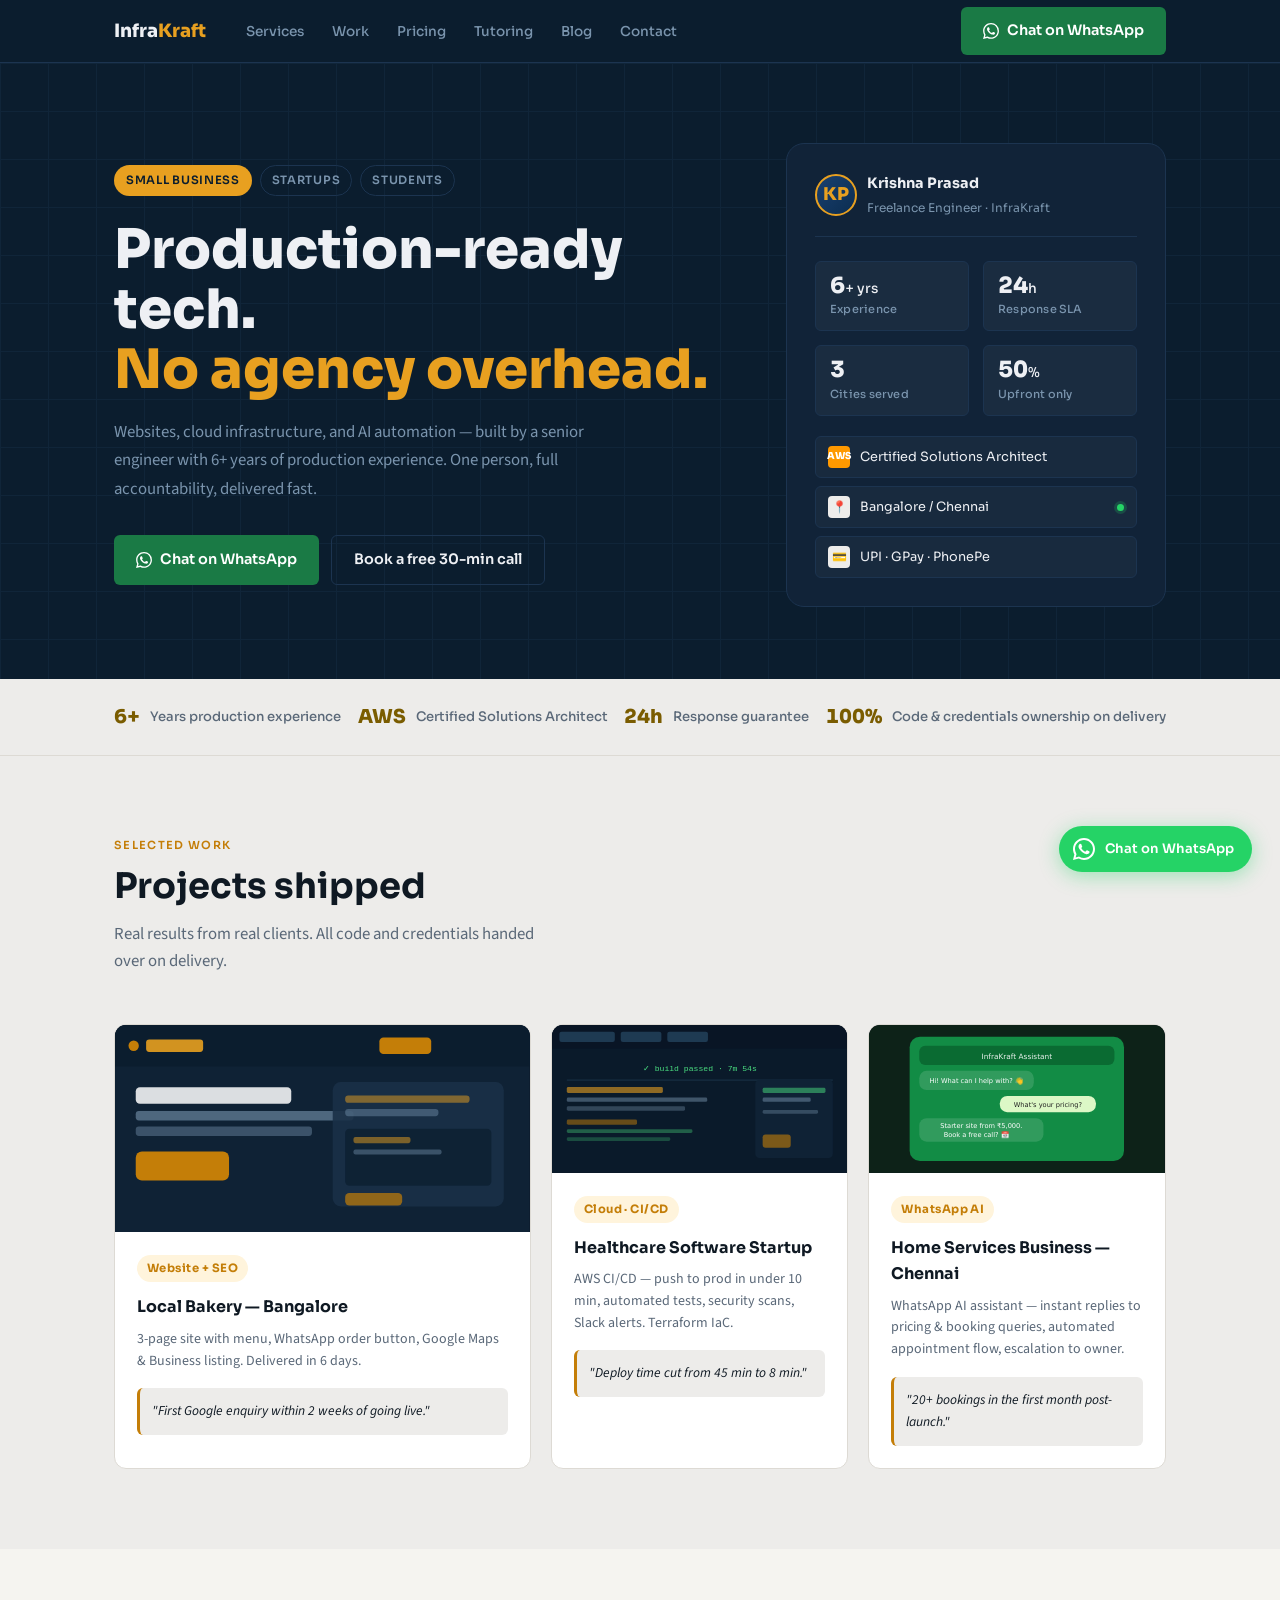
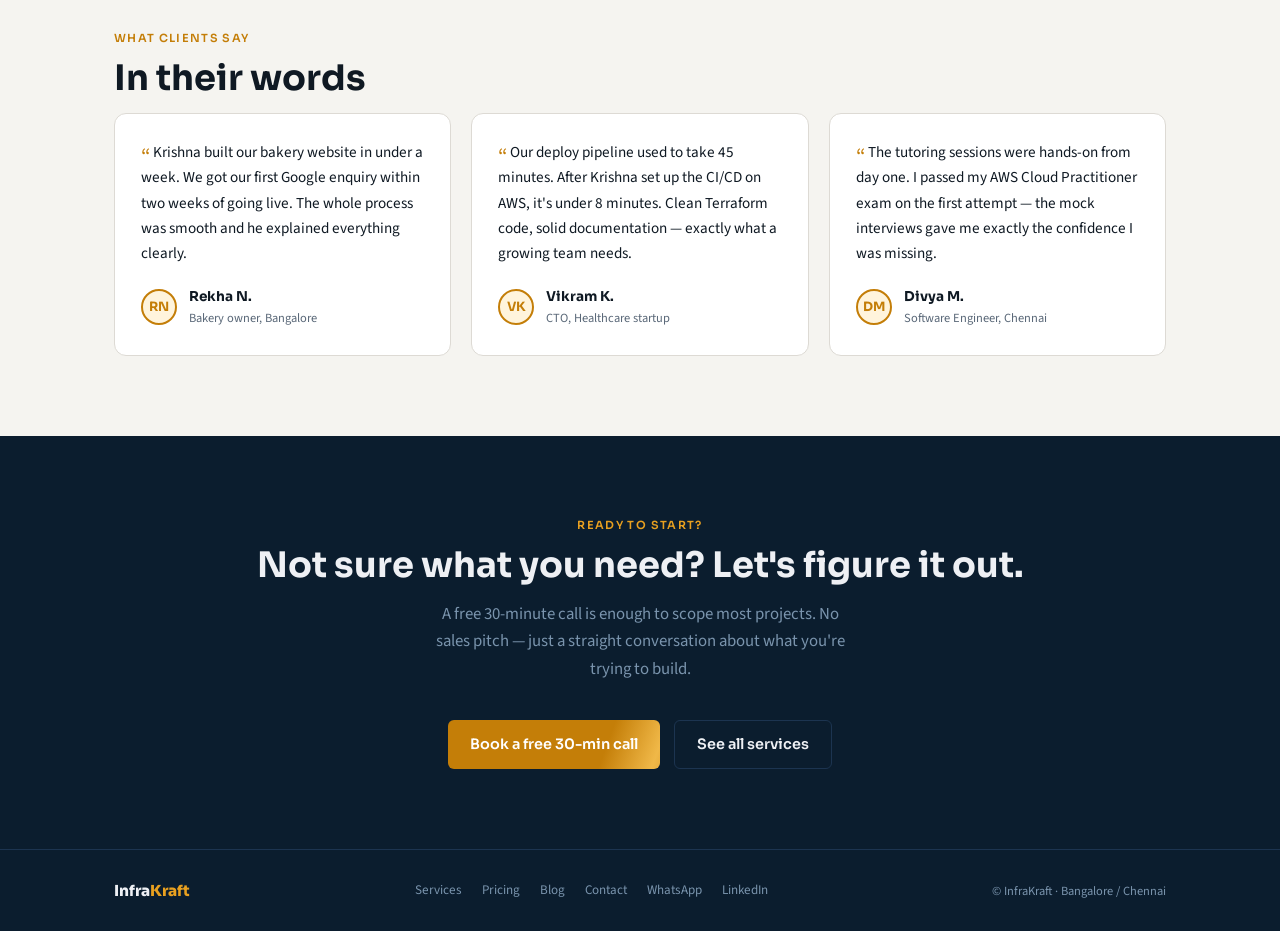
<file: index.html>
<!DOCTYPE html>
<html lang="en">
<head>
<!-- ── SEO & Meta ── -->
<meta charset="utf-8">
<meta name="viewport" content="width=device-width, initial-scale=1">
<title>InfraKraft — Freelance Web, Cloud & AI Services | Bangalore & Chennai</title>
<meta name="description" content="AWS-certified freelancer offering business websites, cloud & DevOps setup, and AI automation for Indian SMBs and startups. Free 30-min discovery call.">
<meta name="keywords" content="freelance web developer Bangalore, AWS DevOps freelancer India, business website Chennai, CI/CD pipeline freelancer, AI chatbot India">
<meta name="author" content="Krishna Prasad — InfraKraft">
<link rel="canonical" href="https://theinfrakraft.vercel.app/">

<!-- Open Graph -->
<meta property="og:type" content="website">
<meta property="og:url" content="https://theinfrakraft.vercel.app/">
<meta property="og:title" content="InfraKraft — Web, Cloud & AI for Indian Businesses">
<meta property="og:description" content="AWS-certified freelancer. Business websites from ₹5,000. Cloud & DevOps, AI automation. Free 30-min call.">
<meta property="og:image" content="https://theinfrakraft.vercel.app/og-image.png">

<!-- Twitter Card -->
<meta name="twitter:card" content="summary_large_image">
<meta name="twitter:title" content="InfraKraft — Web, Cloud & AI for Indian Businesses">
<meta name="twitter:description" content="AWS-certified freelancer. Business websites from ₹5,000. Cloud & DevOps, AI automation.">

<!-- Favicon -->
<link rel="icon" href="data:image/svg+xml,<svg xmlns='http://www.w3.org/2000/svg' viewBox='0 0 100 100'><rect width='100' height='100' rx='18' fill='%230B1D2E'/><text y='72' x='50' text-anchor='middle' font-size='62' font-family='system-ui'>⚡</text></svg>">

<!-- Google Analytics -->
<script async src="https://www.googletagmanager.com/gtag/js?id=G-FMB911NCJ0"></script>
<script>
  window.dataLayer = window.dataLayer || [];
  function gtag(){dataLayer.push(arguments);}
  gtag('js', new Date());
  gtag('config', 'G-FMB911NCJ0');
</script>

<!-- LocalBusiness structured data -->
<script type="application/ld+json">
{
  "@context": "https://schema.org",
  "@type": "LocalBusiness",
  "name": "InfraKraft",
  "description": "Freelance web, cloud, DevOps, and AI automation services for Indian businesses and startups.",
  "url": "https://theinfrakraft.vercel.app/",
  "telephone": "+918148656971",
  "email": "contact.theinfrakraft@gmail.com",
  "address": {
    "@type": "PostalAddress",
    "addressLocality": "Bangalore",
    "addressRegion": "Karnataka",
    "addressCountry": "IN"
  },
  "areaServed": "IN",
  "priceRange": "₹₹",
  "sameAs": [
    "https://www.linkedin.com/in/krishna-prasad-15b555375"
  ]
}
</script>

<link rel="preconnect" href="https://fonts.googleapis.com">
<link rel="preconnect" href="https://fonts.gstatic.com" crossorigin>
<link rel="preload" as="style" href="https://fonts.googleapis.com/css2?family=Sora:wght@400;500;600;700;800&family=Source+Sans+3:wght@400;500;600&display=swap" onload="this.onload=null;this.rel='stylesheet'">
<noscript><link rel="stylesheet" href="https://fonts.googleapis.com/css2?family=Sora:wght@400;500;600;700;800&family=Source+Sans+3:wght@400;500;600&display=swap"></noscript>
<link rel="stylesheet" href="style.css">
</head>
<body>

<div id="nav-root"></div>

<main id="main-content">

<!-- HERO -->
<section class="hero">
  <div class="hero-inner">
    <div class="hero-copy">
      <div class="hero-badges">
        <span class="hero-badge active">Small Business</span>
        <span class="hero-badge">Startups</span>
        <span class="hero-badge">Students</span>
      </div>
      <h1 class="hero-headline">
        Production-ready tech.<br>
        <em>No agency overhead.</em>
      </h1>
      <p class="hero-sub">
        Websites, cloud infrastructure, and AI automation — built by a senior engineer with 6+ years of production experience. One person, full accountability, delivered fast.
      </p>
      <div class="hero-actions">
        <a href="https://wa.me/918148656971" class="btn btn-whatsapp" target="_blank" rel="noopener">
          <svg width="16" height="16" viewBox="0 0 24 24" fill="currentColor"><path d="M17.472 14.382c-.297-.149-1.758-.867-2.03-.967-.273-.099-.471-.148-.67.15-.197.297-.767.966-.94 1.164-.173.199-.347.223-.644.075-.297-.15-1.255-.463-2.39-1.475-.883-.788-1.48-1.761-1.653-2.059-.173-.297-.018-.458.13-.606.134-.133.298-.347.446-.52.149-.174.198-.298.298-.497.099-.198.05-.371-.025-.52-.075-.149-.669-1.612-.916-2.207-.242-.579-.487-.5-.669-.51-.173-.008-.371-.01-.57-.01-.198 0-.52.074-.792.372-.272.297-1.04 1.016-1.04 2.479 0 1.462 1.065 2.875 1.213 3.074.149.198 2.096 3.2 5.077 4.487.709.306 1.262.489 1.694.625.712.227 1.36.195 1.871.118.571-.085 1.758-.719 2.006-1.413.248-.694.248-1.289.173-1.413-.074-.124-.272-.198-.57-.347m-5.421 7.403h-.004a9.87 9.87 0 01-5.031-1.378l-.361-.214-3.741.982.998-3.648-.235-.374a9.86 9.86 0 01-1.51-5.26c.001-5.45 4.436-9.884 9.888-9.884 2.64 0 5.122 1.03 6.988 2.898a9.825 9.825 0 012.893 6.994c-.003 5.45-4.437 9.884-9.885 9.884m8.413-18.297A11.815 11.815 0 0012.05 0C5.495 0 .16 5.335.157 11.892c0 2.096.547 4.142 1.588 5.945L.057 24l6.305-1.654a11.882 11.882 0 005.683 1.448h.005c6.554 0 11.89-5.335 11.893-11.893a11.821 11.821 0 00-3.48-8.413z"/></svg>
          Chat on WhatsApp
        </a>
        <a href="https://cal.com/infrakraft/30min" class="btn btn-ghost" target="_blank" rel="noopener">Book a free 30-min call</a>
      </div>
    </div>

    <div class="cred-card">
      <div class="cred-card-header">
        <div class="cred-avatar">KP</div>
        <div>
          <div class="cred-name">Krishna Prasad</div>
          <div class="cred-title">Freelance Engineer · InfraKraft</div>
        </div>
      </div>
      <div class="cred-stats">
        <div class="cred-stat">
          <div class="cred-stat-val">6<span>+ yrs</span></div>
          <div class="cred-stat-lbl">Experience</div>
        </div>
        <div class="cred-stat">
          <div class="cred-stat-val">24<span>h</span></div>
          <div class="cred-stat-lbl">Response SLA</div>
        </div>
        <div class="cred-stat">
          <div class="cred-stat-val">3</div>
          <div class="cred-stat-lbl">Cities served</div>
        </div>
        <div class="cred-stat">
          <div class="cred-stat-val">50<span>%</span></div>
          <div class="cred-stat-lbl">Upfront only</div>
        </div>
      </div>
      <div class="cred-badges">
        <div class="cred-badge-row">
          <div class="cred-badge-icon aws">AWS</div>
          <span>Certified Solutions Architect</span>
        </div>
        <div class="cred-badge-row">
          <div class="cred-badge-icon loc">📍</div>
          <span>Bangalore / Chennai</span>
          <div class="status-dot"></div>
        </div>
        <div class="cred-badge-row">
          <div class="cred-badge-icon loc">💳</div>
          <span>UPI · GPay · PhonePe</span>
        </div>
      </div>
    </div>
  </div>
</section>

<!-- TRUST BAR -->
<div class="trust-bar">
  <div class="trust-inner">
    <div class="trust-item">
      <div class="trust-val" data-count="6" data-suffix="+">6+</div>
      <div class="trust-lbl">Years production experience</div>
    </div>
    <div class="trust-item">
      <div class="trust-val">AWS</div>
      <div class="trust-lbl">Certified Solutions Architect</div>
    </div>
    <div class="trust-item">
      <div class="trust-val" data-count="24" data-suffix="h">24h</div>
      <div class="trust-lbl">Response guarantee</div>
    </div>
    <div class="trust-item">
      <div class="trust-val" data-count="100" data-suffix="%">100%</div>
      <div class="trust-lbl">Code & credentials ownership on delivery</div>
    </div>
  </div>
</div>

<!-- PORTFOLIO -->
<section class="section" id="work" style="background: var(--surface-2);">
  <div class="container">
    <div class="section-label">Selected work</div>
    <h2 class="section-title">Projects shipped</h2>
    <p class="section-sub">Real results from real clients. All code and credentials handed over on delivery.</p>

    <div class="portfolio-grid reveal-stagger">
      <div class="portfolio-card">
        <div class="portfolio-mock"><svg viewBox="0 0 400 200" xmlns="http://www.w3.org/2000/svg" style="width:100%;display:block;border-radius:8px 8px 0 0"><rect width="400" height="200" fill="#0f2235"/><rect width="400" height="40" fill="#0B1D2E"/><circle cx="18" cy="20" r="5" fill="#C47E08"/><rect x="30" y="14" width="55" height="12" rx="3" fill="#E8A020" opacity=".9"/><rect x="255" y="12" width="50" height="16" rx="4" fill="#C47E08"/><rect x="20" y="60" width="150" height="16" rx="4" fill="#fff" opacity=".85"/><rect x="20" y="83" width="210" height="9" rx="3" fill="#8eacc8" opacity=".5"/><rect x="20" y="98" width="170" height="9" rx="3" fill="#8eacc8" opacity=".35"/><rect x="20" y="122" width="90" height="28" rx="6" fill="#C47E08"/><rect x="210" y="55" width="165" height="120" rx="8" fill="#1a3048" opacity=".9"/><rect x="222" y="68" width="120" height="7" rx="3" fill="#E8A020" opacity=".5"/><rect x="222" y="81" width="90" height="7" rx="3" fill="#8eacc8" opacity=".35"/><rect x="222" y="100" width="141" height="55" rx="4" fill="#0B1D2E" opacity=".7"/><rect x="230" y="108" width="55" height="6" rx="2" fill="#E8A020" opacity=".5"/><rect x="230" y="120" width="85" height="5" rx="2" fill="#8eacc8" opacity=".35"/><rect x="222" y="162" width="55" height="12" rx="4" fill="#C47E08" opacity=".7"/></svg></div>
        <div class="portfolio-body">
          <span class="portfolio-tag">Website + SEO</span>
          <div class="portfolio-title">Local Bakery — Bangalore</div>
          <div class="portfolio-desc">3-page site with menu, WhatsApp order button, Google Maps & Business listing. Delivered in 6 days.</div>
          <div class="portfolio-result">"First Google enquiry within 2 weeks of going live."</div>
        </div>
      </div>
      <div class="portfolio-card">
        <div class="portfolio-mock"><svg viewBox="0 0 400 200" xmlns="http://www.w3.org/2000/svg" style="width:100%;display:block;border-radius:8px 8px 0 0"><rect width="400" height="200" fill="#0a1a2a"/><rect width="400" height="32" fill="#091525"/><rect x="10" y="9" width="75" height="14" rx="3" fill="#1e3a52"/><rect x="93" y="9" width="55" height="14" rx="3" fill="#1e3a52"/><rect x="156" y="9" width="55" height="14" rx="3" fill="#1e3a52"/><text x="200" y="62" text-anchor="middle" font-family="monospace" font-size="11" fill="#4ade80">✓ build passed · 7m 54s</text><rect x="20" y="74" width="360" height="1" fill="#1e3a52"/><rect x="20" y="84" width="130" height="8" rx="2" fill="#E8A020" opacity=".6"/><rect x="20" y="98" width="190" height="6" rx="2" fill="#8eacc8" opacity=".4"/><rect x="20" y="110" width="160" height="6" rx="2" fill="#8eacc8" opacity=".3"/><rect x="20" y="128" width="95" height="7" rx="2" fill="#C47E08" opacity=".5"/><rect x="20" y="141" width="170" height="5" rx="2" fill="#4ade80" opacity=".35"/><rect x="20" y="152" width="140" height="5" rx="2" fill="#4ade80" opacity=".25"/><rect x="275" y="74" width="105" height="106" rx="6" fill="#0f2235"/><rect x="285" y="85" width="85" height="7" rx="2" fill="#4ade80" opacity=".5"/><rect x="285" y="98" width="65" height="6" rx="2" fill="#8eacc8" opacity=".4"/><rect x="285" y="115" width="75" height="5" rx="2" fill="#8eacc8" opacity=".3"/><rect x="285" y="148" width="38" height="18" rx="4" fill="#C47E08" opacity=".6"/></svg></div>
        <div class="portfolio-body">
          <span class="portfolio-tag">Cloud · CI/CD</span>
          <div class="portfolio-title">Healthcare Software Startup</div>
          <div class="portfolio-desc">AWS CI/CD — push to prod in under 10 min, automated tests, security scans, Slack alerts. Terraform IaC.</div>
          <div class="portfolio-result">"Deploy time cut from 45 min to 8 min."</div>
        </div>
      </div>
      <div class="portfolio-card">
        <div class="portfolio-mock"><svg viewBox="0 0 400 200" xmlns="http://www.w3.org/2000/svg" style="width:100%;display:block;border-radius:8px 8px 0 0"><rect width="400" height="200" fill="#0d2218"/><rect x="55" y="16" width="290" height="168" rx="14" fill="#128c45"/><rect x="68" y="28" width="264" height="26" rx="8" fill="#0a6b32"/><text x="200" y="46" text-anchor="middle" font-family="system-ui" font-size="10" fill="#fff" opacity=".9">InfraKraft Assistant</text><rect x="68" y="62" width="155" height="26" rx="10" fill="#fff" opacity=".13"/><text x="145" y="79" text-anchor="middle" font-family="system-ui" font-size="9" fill="#fff">Hi! What can I help with? 👋</text><rect x="177" y="96" width="130" height="22" rx="10" fill="#dcf8c6"/><text x="242" y="111" text-anchor="middle" font-family="system-ui" font-size="9" fill="#222">What's your pricing?</text><rect x="68" y="126" width="168" height="32" rx="10" fill="#fff" opacity=".13"/><text x="152" y="139" text-anchor="middle" font-family="system-ui" font-size="9" fill="#fff">Starter site from ₹5,000.</text><text x="145" y="151" text-anchor="middle" font-family="system-ui" font-size="9" fill="#fff">Book a free call? 📅</text></svg></div>
        <div class="portfolio-body">
          <span class="portfolio-tag">WhatsApp AI</span>
          <div class="portfolio-title">Home Services Business — Chennai</div>
          <div class="portfolio-desc">WhatsApp AI assistant — instant replies to pricing &amp; booking queries, automated appointment flow, escalation to owner.</div>
          <div class="portfolio-result">"20+ bookings in the first month post-launch."</div>
        </div>
      </div>
    </div>
  </div>
</section>

<!-- TESTIMONIALS -->
<section class="section">
  <div class="container">
    <div class="section-label">What clients say</div>
    <h2 class="section-title">In their words</h2>

    <div class="testimonials-grid reveal-stagger">
      <div class="testi-card">
        <div class="testi-quote">Krishna built our bakery website in under a week. We got our first Google enquiry within two weeks of going live. The whole process was smooth and he explained everything clearly.</div>
        <div class="testi-author">
          <div class="testi-avatar">RN</div>
          <div>
            <div class="testi-name">Rekha N.</div>
            <div class="testi-role">Bakery owner, Bangalore</div>
          </div>
        </div>
      </div>
      <div class="testi-card">
        <div class="testi-quote">Our deploy pipeline used to take 45 minutes. After Krishna set up the CI/CD on AWS, it's under 8 minutes. Clean Terraform code, solid documentation — exactly what a growing team needs.</div>
        <div class="testi-author">
          <div class="testi-avatar">VK</div>
          <div>
            <div class="testi-name">Vikram K.</div>
            <div class="testi-role">CTO, Healthcare startup</div>
          </div>
        </div>
      </div>
      <div class="testi-card">
        <div class="testi-quote">The tutoring sessions were hands-on from day one. I passed my AWS Cloud Practitioner exam on the first attempt — the mock interviews gave me exactly the confidence I was missing.</div>
        <div class="testi-author">
          <div class="testi-avatar">DM</div>
          <div>
            <div class="testi-name">Divya M.</div>
            <div class="testi-role">Software Engineer, Chennai</div>
          </div>
        </div>
      </div>
    </div>
  </div>
</section>

<!-- HOME CTA -->
<section class="section" style="background: var(--bg-hero); text-align: center;">
  <div class="container">
    <div class="section-label" style="color: var(--accent-bright);">Ready to start?</div>
    <h2 class="section-title" style="color: var(--text-hero); margin: 0 auto 14px;">Not sure what you need? Let's figure it out.</h2>
    <p class="section-sub" style="color: var(--text-hero-muted); margin: 0 auto 36px;">A free 30-minute call is enough to scope most projects. No sales pitch — just a straight conversation about what you're trying to build.</p>
    <div style="display:flex; gap:14px; justify-content:center; flex-wrap:wrap;">
      <a href="https://cal.com/infrakraft/30min" class="btn btn-accent" target="_blank" rel="noopener">Book a free 30-min call</a>
      <a href="services.html" class="btn btn-ghost">See all services</a>
    </div>
  </div>
</section>

</main>

<div id="footer-root"></div>

<script src="_components.js"></script>
<script>
/* Count-up for trust bar numbers */
function countUp(el, target, suffix, duration) {
  var isFloat = target % 1 !== 0;
  var start = performance.now();
  var step = function(now) {
    var p = Math.min((now - start) / duration, 1);
    var ease = 1 - Math.pow(1 - p, 3);
    var val = isFloat ? (target * ease).toFixed(1) : Math.round(target * ease);
    el.textContent = val + suffix;
    if (p < 1) requestAnimationFrame(step);
  };
  requestAnimationFrame(step);
}
var trustObserver = new IntersectionObserver(function(entries) {
  entries.forEach(function(entry) {
    if (!entry.isIntersecting) return;
    trustObserver.unobserve(entry.target);
    entry.target.querySelectorAll('.trust-val[data-count]').forEach(function(el) {
      countUp(el, parseFloat(el.dataset.count), el.dataset.suffix || '', 1200);
    });
  });
}, { threshold: 0.5 });
var trustBar = document.querySelector('.trust-bar');
if (trustBar) trustObserver.observe(trustBar);
</script>
</body>
</html>
</file>
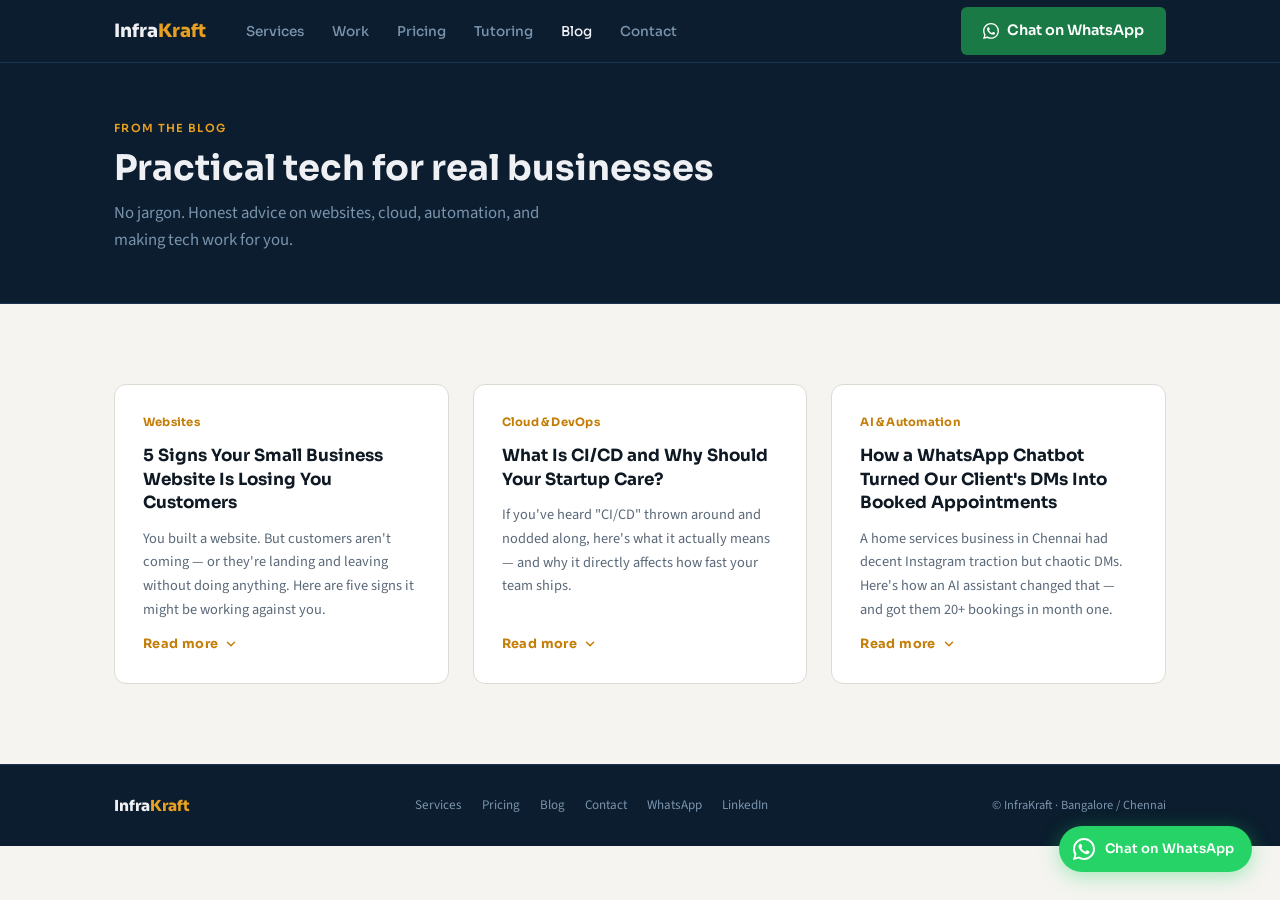
<file: blog.html>
<!DOCTYPE html>
<html lang="en">
<head>
<meta charset="utf-8">
<meta name="viewport" content="width=device-width, initial-scale=1">
<title>Blog — InfraKraft | Practical Tech for Indian Businesses</title>
<meta name="description" content="Practical advice on business websites, AWS cloud, CI/CD, and AI automation for Indian small businesses and startups. No jargon.">
<link rel="canonical" href="https://theinfrakraft.vercel.app/blog.html">
<meta property="og:title" content="Blog — InfraKraft">
<meta property="og:description" content="Honest, practical tech advice for Indian business owners and startup founders.">
<meta property="og:url" content="https://theinfrakraft.vercel.app/blog.html">
<meta property="og:image" content="https://theinfrakraft.vercel.app/og-image.png">
<link rel="icon" href="data:image/svg+xml,<svg xmlns='http://www.w3.org/2000/svg' viewBox='0 0 100 100'><rect width='100' height='100' rx='18' fill='%230B1D2E'/><text y='72' x='50' text-anchor='middle' font-size='62' font-family='system-ui'>⚡</text></svg>">
<script async src="https://www.googletagmanager.com/gtag/js?id=G-FMB911NCJ0"></script>
<script>window.dataLayer=window.dataLayer||[];function gtag(){dataLayer.push(arguments);}gtag('js',new Date());gtag('config','G-FMB911NCJ0');</script>
<link rel="preconnect" href="https://fonts.googleapis.com">
<link rel="preconnect" href="https://fonts.gstatic.com" crossorigin>
<link rel="preload" as="style" href="https://fonts.googleapis.com/css2?family=Sora:wght@400;500;600;700;800&family=Source+Sans+3:wght@400;500;600&display=swap" onload="this.onload=null;this.rel='stylesheet'">
<noscript><link rel="stylesheet" href="https://fonts.googleapis.com/css2?family=Sora:wght@400;500;600;700;800&family=Source+Sans+3:wght@400;500;600&display=swap"></noscript>
<link rel="stylesheet" href="style.css">
</head>
<body>

<div id="nav-root"></div>

<main id="main-content">

<!-- PAGE HEADER -->
<div class="page-header">
  <div class="container">
    <div class="section-label">From the blog</div>
    <h1 class="section-title" style="margin-bottom:10px;">Practical tech for real businesses</h1>
    <p class="section-sub" style="margin-bottom:0;">No jargon. Honest advice on websites, cloud, automation, and making tech work for you.</p>
  </div>
</div>

<!-- POSTS -->
<section class="section">
  <div class="container">
    <div class="blog-grid reveal-stagger">

      <!-- Post 1 -->
      <article class="blog-card">
        <span class="blog-tag">Websites</span>
        <h2 class="blog-title">5 Signs Your Small Business Website Is Losing You Customers</h2>
        <p class="blog-excerpt">You built a website. But customers aren't coming — or they're landing and leaving without doing anything. Here are five signs it might be working against you.</p>
        <div class="blog-body" id="blog-1">
          <p>You built a website. You paid for it, maybe even spent a weekend getting it just right. But customers aren't coming — or worse, they're landing on it and leaving without doing anything.</p>
          <h3>1. It takes more than 3 seconds to load</h3>
          <p>Most people on mobile won't wait. If your site is slow, they're already gone. A fast, lightweight site isn't a luxury anymore — it's the baseline. Tools like Google PageSpeed Insights will tell you exactly where you stand.</p>
          <h3>2. Your phone number isn't clickable</h3>
          <p>Sounds basic, but you'd be surprised how many business sites list a phone number as plain text. On mobile, that number should be a tap-to-call link. If it's not, you're adding friction between a potential customer and a booking.</p>
          <h3>3. There's no clear "next step"</h3>
          <p>Every page on your site should tell visitors what to do next. Book a call. Fill a form. WhatsApp us. If someone reads through your services and then... nothing, you've lost them. A clear call to action on every page changes this.</p>
          <h3>4. It doesn't show up on Google</h3>
          <p>If your business doesn't appear when someone searches "[your service] in [your city]", your website exists only for people who already know you. Basic SEO — the right words on the page, a Google Business profile, and a fast-loading site — makes a real difference.</p>
          <h3>5. It looks broken on mobile</h3>
          <p>Over 70% of web traffic in India is on mobile. If your site doesn't resize properly, has buttons that are too small to tap, or text that runs off screen — people assume your business is the same: a bit unprofessional.</p>
          <p>The good news? All of these are fixable. Most small business sites can be turned around in under two weeks. If any of this sounds familiar, <a href="https://cal.com/infrakraft/30min" target="_blank" rel="noopener" style="color:var(--accent);">let's have a quick chat</a>.</p>
        </div>
        <button class="blog-read-btn" onclick="toggleBlog(this,'blog-1')">
          Read more
          <svg width="14" height="14" viewBox="0 0 24 24" fill="none" stroke="currentColor" stroke-width="2.5" stroke-linecap="round" stroke-linejoin="round"><polyline points="6 9 12 15 18 9"/></svg>
        </button>
      </article>

      <!-- Post 2 -->
      <article class="blog-card">
        <span class="blog-tag">Cloud &amp; DevOps</span>
        <h2 class="blog-title">What Is CI/CD and Why Should Your Startup Care?</h2>
        <p class="blog-excerpt">If you've heard "CI/CD" thrown around and nodded along, here's what it actually means — and why it directly affects how fast your team ships.</p>
        <div class="blog-body" id="blog-2">
          <p>If you've been in a few tech conversations lately, you've probably heard "CI/CD" thrown around. It sounds like jargon. It kind of is. But the thing it describes is genuinely important — and if your startup is shipping code, it directly affects how fast you move and how often things break.</p>
          <h3>CI = Continuous Integration</h3>
          <p>Every time a developer pushes code, automated tests run immediately. If something breaks, the team knows within minutes — not after it's already in front of users. No more "it worked on my machine."</p>
          <h3>CD = Continuous Delivery</h3>
          <p>Once the tests pass, the code can be automatically packaged and pushed to staging or production. No manual steps, no "deploy nights", no one nervously running scripts at midnight.</p>
          <h3>Why does this matter for an early-stage startup?</h3>
          <p>Because speed is your advantage. Big companies have processes and layers of approval. You can move faster — but only if your infrastructure supports it.</p>
          <p>Without CI/CD, every release is a manual event. Someone has to run scripts, check servers, hope nothing breaks. It's slow, risky, and eats engineering time that should go toward building features.</p>
          <p>With CI/CD, you push code, tests run, and if everything's green, it ships. What used to take 45 minutes becomes 8. (That's not made up — it's what we achieved for one of our clients, a healthcare software startup in Bangalore.)</p>
          <h3>What does it actually look like?</h3>
          <p>A typical setup involves GitHub Actions or AWS CodePipeline, a few test scripts, and a deploy hook to your server or cloud environment. For most startups, a working pipeline can be set up in a few days.</p>
          <p>You don't need a DevOps team. You need the right setup once — and then it runs on its own. If your team is still doing manual deploys, <a href="https://cal.com/infrakraft/30min" target="_blank" rel="noopener" style="color:var(--accent);">that's worth a conversation</a>.</p>
        </div>
        <button class="blog-read-btn" onclick="toggleBlog(this,'blog-2')">
          Read more
          <svg width="14" height="14" viewBox="0 0 24 24" fill="none" stroke="currentColor" stroke-width="2.5" stroke-linecap="round" stroke-linejoin="round"><polyline points="6 9 12 15 18 9"/></svg>
        </button>
      </article>

      <!-- Post 3 -->
      <article class="blog-card">
        <span class="blog-tag">AI &amp; Automation</span>
        <h2 class="blog-title">How a WhatsApp Chatbot Turned Our Client's DMs Into Booked Appointments</h2>
        <p class="blog-excerpt">A home services business in Chennai had decent Instagram traction but chaotic DMs. Here's how an AI assistant changed that — and got them 20+ bookings in month one.</p>
        <div class="blog-body" id="blog-3">
          <p>Here's a situation that plays out constantly for small service businesses: you post something on Instagram, people comment asking for prices or availability, you reply manually to each one, some of them ghost, and maybe one or two actually book. It works. But it's exhausting — and it doesn't scale.</p>
          <p>A home services business in Chennai came to us with exactly this problem. They had decent traction on Instagram, but their DMs were a mess. Leads coming in at all hours, no consistent follow-up, and a lot of interested people falling through the cracks.</p>
          <h3>What we set up</h3>
          <p>We built them a WhatsApp AI assistant connected to their Instagram. When someone comments on a post or sends a DM asking about services or pricing, the bot responds instantly — politely, with the right information — and then guides them toward booking a slot.</p>
          <p>It handles the basics: what services are available, approximate pricing, how to book. If someone asks something it can't answer, it flags it for the owner to pick up manually. No app. No new platform to learn. Just WhatsApp — where their customers already are.</p>
          <h3>What happened</h3>
          <p>Within the first month, they had 20+ confirmed bookings that came directly through the automated flow. The owner wasn't waking up to 40 unread DMs anymore. Responses were going out instantly, even at 11pm when someone saw an ad.</p>
          <p>More importantly, they started looking more professional. A fast, helpful response — even from a bot — builds trust.</p>
          <h3>Is this only for big businesses?</h3>
          <p>Not at all. This kind of setup is actually more impactful for solo operators and small teams, because you genuinely don't have the bandwidth to respond to every message manually. The bot handles volume; you handle the conversations that matter.</p>
          <p>If you're running a service business and your DMs are sitting unanswered for hours, <a href="https://wa.me/918148656971?text=Hi%2C%20I%27d%20like%20to%20know%20more%20about%20the%20WhatsApp%20AI%20assistant" target="_blank" rel="noopener" style="color:var(--accent);">this is worth a conversation</a>.</p>
        </div>
        <button class="blog-read-btn" onclick="toggleBlog(this,'blog-3')">
          Read more
          <svg width="14" height="14" viewBox="0 0 24 24" fill="none" stroke="currentColor" stroke-width="2.5" stroke-linecap="round" stroke-linejoin="round"><polyline points="6 9 12 15 18 9"/></svg>
        </button>
      </article>

    </div>
  </div>
</section>

</main>

<div id="footer-root"></div>
<script src="_components.js"></script>
<script>
function toggleBlog(btn, id) {
  var body = document.getElementById(id);
  var open = body.classList.toggle('open');
  btn.classList.toggle('open', open);
  btn.firstChild.textContent = open ? 'Read less' : 'Read more';
}
</script>
</body>
</html>
</file>
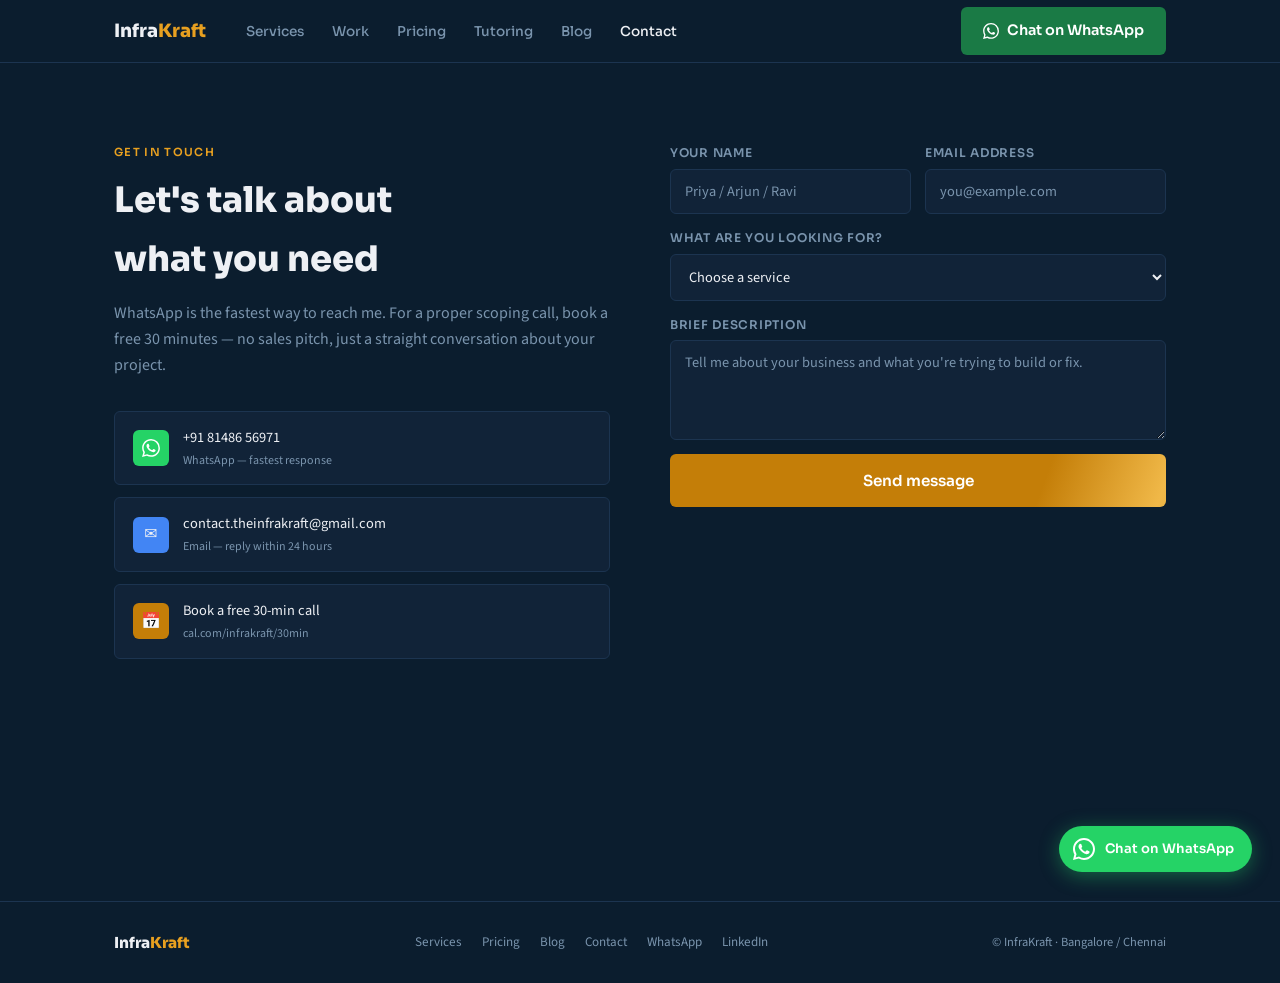
<file: contact.html>
<!DOCTYPE html>
<html lang="en">
<head>
<meta charset="utf-8">
<meta name="viewport" content="width=device-width, initial-scale=1">
<title>Contact — InfraKraft | Get in Touch</title>
<meta name="description" content="WhatsApp, email, or book a free 30-min call. Based in Bangalore & Chennai. 24h response guaranteed.">
<link rel="canonical" href="https://theinfrakraft.vercel.app/contact.html">
<meta property="og:title" content="Contact — InfraKraft">
<meta property="og:description" content="WhatsApp is the fastest way to reach Krishna. Book a free 30-min scoping call at cal.com/infrakraft/30min.">
<meta property="og:url" content="https://theinfrakraft.vercel.app/contact.html">
<meta property="og:image" content="https://theinfrakraft.vercel.app/og-image.png">
<link rel="icon" href="data:image/svg+xml,<svg xmlns='http://www.w3.org/2000/svg' viewBox='0 0 100 100'><rect width='100' height='100' rx='18' fill='%230B1D2E'/><text y='72' x='50' text-anchor='middle' font-size='62' font-family='system-ui'>⚡</text></svg>">
<script async src="https://www.googletagmanager.com/gtag/js?id=G-FMB911NCJ0"></script>
<script>window.dataLayer=window.dataLayer||[];function gtag(){dataLayer.push(arguments);}gtag('js',new Date());gtag('config','G-FMB911NCJ0');</script>
<link rel="preconnect" href="https://fonts.googleapis.com">
<link rel="preconnect" href="https://fonts.gstatic.com" crossorigin>
<link rel="preload" as="style" href="https://fonts.googleapis.com/css2?family=Sora:wght@400;500;600;700;800&family=Source+Sans+3:wght@400;500;600&display=swap" onload="this.onload=null;this.rel='stylesheet'">
<noscript><link rel="stylesheet" href="https://fonts.googleapis.com/css2?family=Sora:wght@400;500;600;700;800&family=Source+Sans+3:wght@400;500;600&display=swap"></noscript>
<link rel="stylesheet" href="style.css">
</head>
<body>

<div id="nav-root"></div>

<main id="main-content">

<section class="contact-section" id="contact" style="min-height: calc(100vh - 62px);">
  <div class="contact-inner">
    <div>
      <div class="section-label" style="color: var(--accent-bright);">Get in touch</div>
      <h1 class="contact-heading">Let's talk about what you need</h1>
      <p class="contact-sub">WhatsApp is the fastest way to reach me. For a proper scoping call, book a free 30 minutes — no sales pitch, just a straight conversation about your project.</p>

      <div class="contact-channels">
        <a href="https://wa.me/918148656971" class="contact-channel" target="_blank" rel="noopener">
          <div class="contact-channel-icon wa">
            <svg width="18" height="18" viewBox="0 0 24 24" fill="#fff"><path d="M17.472 14.382c-.297-.149-1.758-.867-2.03-.967-.273-.099-.471-.148-.67.15-.197.297-.767.966-.94 1.164-.173.199-.347.223-.644.075-.297-.15-1.255-.463-2.39-1.475-.883-.788-1.48-1.761-1.653-2.059-.173-.297-.018-.458.13-.606.134-.133.298-.347.446-.52.149-.174.198-.298.298-.497.099-.198.05-.371-.025-.52-.075-.149-.669-1.612-.916-2.207-.242-.579-.487-.5-.669-.51-.173-.008-.371-.01-.57-.01-.198 0-.52.074-.792.372-.272.297-1.04 1.016-1.04 2.479 0 1.462 1.065 2.875 1.213 3.074.149.198 2.096 3.2 5.077 4.487.709.306 1.262.489 1.694.625.712.227 1.36.195 1.871.118.571-.085 1.758-.719 2.006-1.413.248-.694.248-1.289.173-1.413-.074-.124-.272-.198-.57-.347m-5.421 7.403h-.004a9.87 9.87 0 01-5.031-1.378l-.361-.214-3.741.982.998-3.648-.235-.374a9.86 9.86 0 01-1.51-5.26c.001-5.45 4.436-9.884 9.888-9.884 2.64 0 5.122 1.03 6.988 2.898a9.825 9.825 0 012.893 6.994c-.003 5.45-4.437 9.884-9.885 9.884m8.413-18.297A11.815 11.815 0 0012.05 0C5.495 0 .16 5.335.157 11.892c0 2.096.547 4.142 1.588 5.945L.057 24l6.305-1.654a11.882 11.882 0 005.683 1.448h.005c6.554 0 11.89-5.335 11.893-11.893a11.821 11.821 0 00-3.48-8.413z"/></svg>
          </div>
          <div>
            <div>+91 81486 56971</div>
            <div class="contact-channel-label">WhatsApp — fastest response</div>
          </div>
        </a>
        <a href="mailto:contact.theinfrakraft@gmail.com" class="contact-channel">
          <div class="contact-channel-icon mail">✉</div>
          <div>
            <div>contact.theinfrakraft@gmail.com</div>
            <div class="contact-channel-label">Email — reply within 24 hours</div>
          </div>
        </a>
        <a href="https://cal.com/infrakraft/30min" class="contact-channel" target="_blank" rel="noopener">
          <div class="contact-channel-icon cal">📅</div>
          <div>
            <div>Book a free 30-min call</div>
            <div class="contact-channel-label">cal.com/infrakraft/30min</div>
          </div>
        </a>
      </div>
    </div>

    <form class="contact-form" id="contact-form" novalidate>
      <div class="form-row">
        <div class="form-field">
          <label for="cf-name">Your name</label>
          <input type="text" id="cf-name" name="name" placeholder="Priya / Arjun / Ravi" required>
        </div>
        <div class="form-field">
          <label for="cf-email">Email address</label>
          <input type="email" id="cf-email" name="email" placeholder="you@example.com" required>
        </div>
      </div>
      <div class="form-field">
        <label for="cf-service">What are you looking for?</label>
        <select id="cf-service" name="service">
          <option value="" disabled selected>Choose a service</option>
          <option>Business Website</option>
          <option>E-Commerce Store</option>
          <option>AWS Cloud Setup</option>
          <option>CI/CD Pipeline</option>
          <option>WhatsApp / AI Bot</option>
          <option>Business Automation</option>
          <option>Tutoring / Mentorship</option>
          <option>Something else</option>
        </select>
      </div>
      <div class="form-field">
        <label for="cf-msg">Brief description</label>
        <textarea id="cf-msg" name="message" placeholder="Tell me about your business and what you're trying to build or fix."></textarea>
      </div>
      <button type="submit" id="cf-submit" class="btn btn-accent form-submit">Send message</button>
      <div id="cf-success" hidden style="text-align:center;color:var(--green);font-family:var(--font-head);font-size:0.9rem;font-weight:600;">
        Message sent — I'll reply within 24 hours.
      </div>
      <div id="cf-error" hidden style="text-align:center;color:#f87171;font-family:var(--font-head);font-size:0.85rem;font-weight:600;">
        Something went wrong. Please try WhatsApp or email directly.
      </div>
    </form>
  </div>
</section>

</main>

<div id="footer-root"></div>
<script src="_components.js"></script>
<script>
const FORMSPREE_ID = 'xjyvjojg';
document.getElementById('contact-form').addEventListener('submit', async function(e) {
  e.preventDefault();
  var btn     = document.getElementById('cf-submit');
  var success = document.getElementById('cf-success');
  var errBox  = document.getElementById('cf-error');
  var name    = document.getElementById('cf-name').value.trim();
  var service = document.getElementById('cf-service').value;
  var msg     = document.getElementById('cf-msg').value.trim();
  btn.disabled = true;
  btn.textContent = 'Sending…';
  success.hidden = true;
  errBox.hidden = true;
  try {
    var res = await fetch('https://formspree.io/f/' + FORMSPREE_ID, {
      method: 'POST',
      headers: { 'Accept': 'application/json' },
      body: new FormData(this),
    });
    if (res.ok) {
      success.hidden = false;
      this.reset();
      var text = encodeURIComponent('Hi, I\'m ' + name + '. Interested in: ' + (service || 'your services') + '.\n\n' + msg);
      window.open('https://wa.me/918148656971?text=' + text, '_blank');
    } else {
      errBox.hidden = false;
    }
  } catch (_) {
    errBox.hidden = false;
  } finally {
    btn.disabled = false;
    btn.textContent = 'Send message';
  }
});
</script>
</body>
</html>
</file>
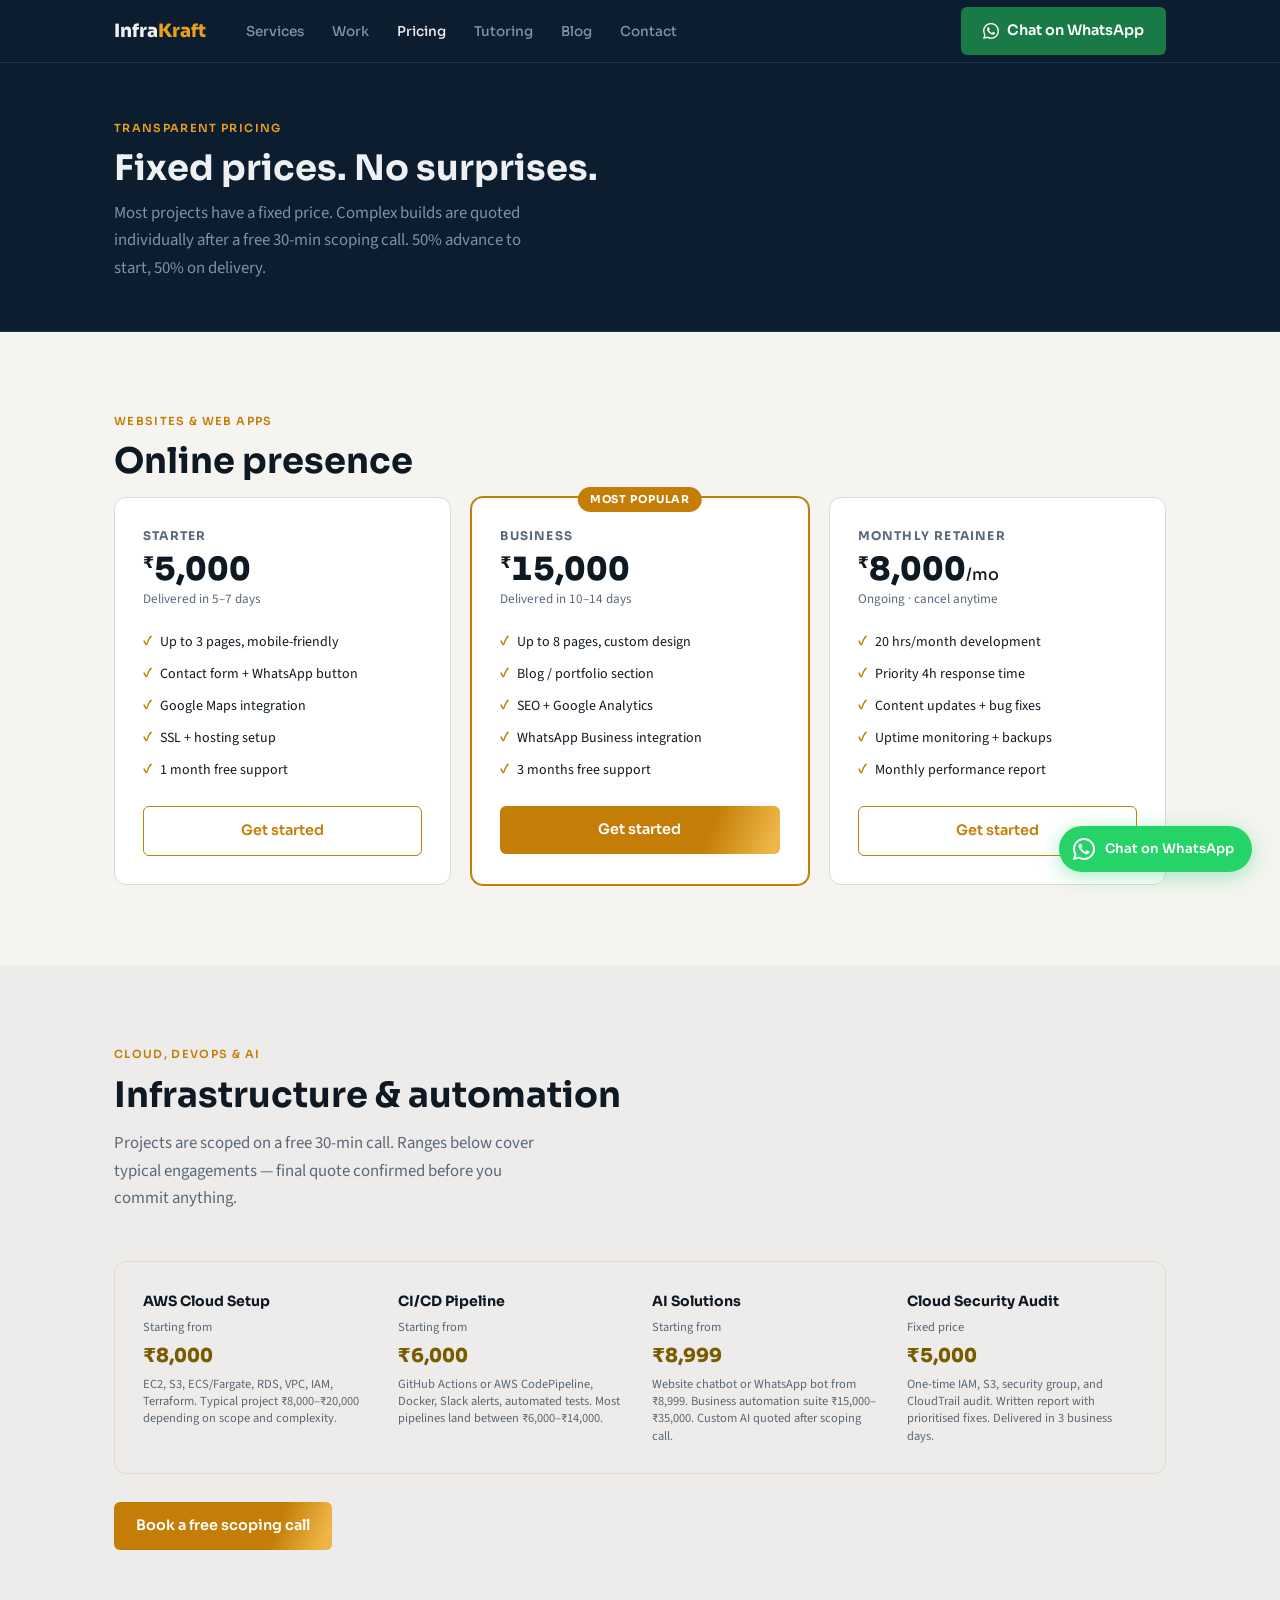
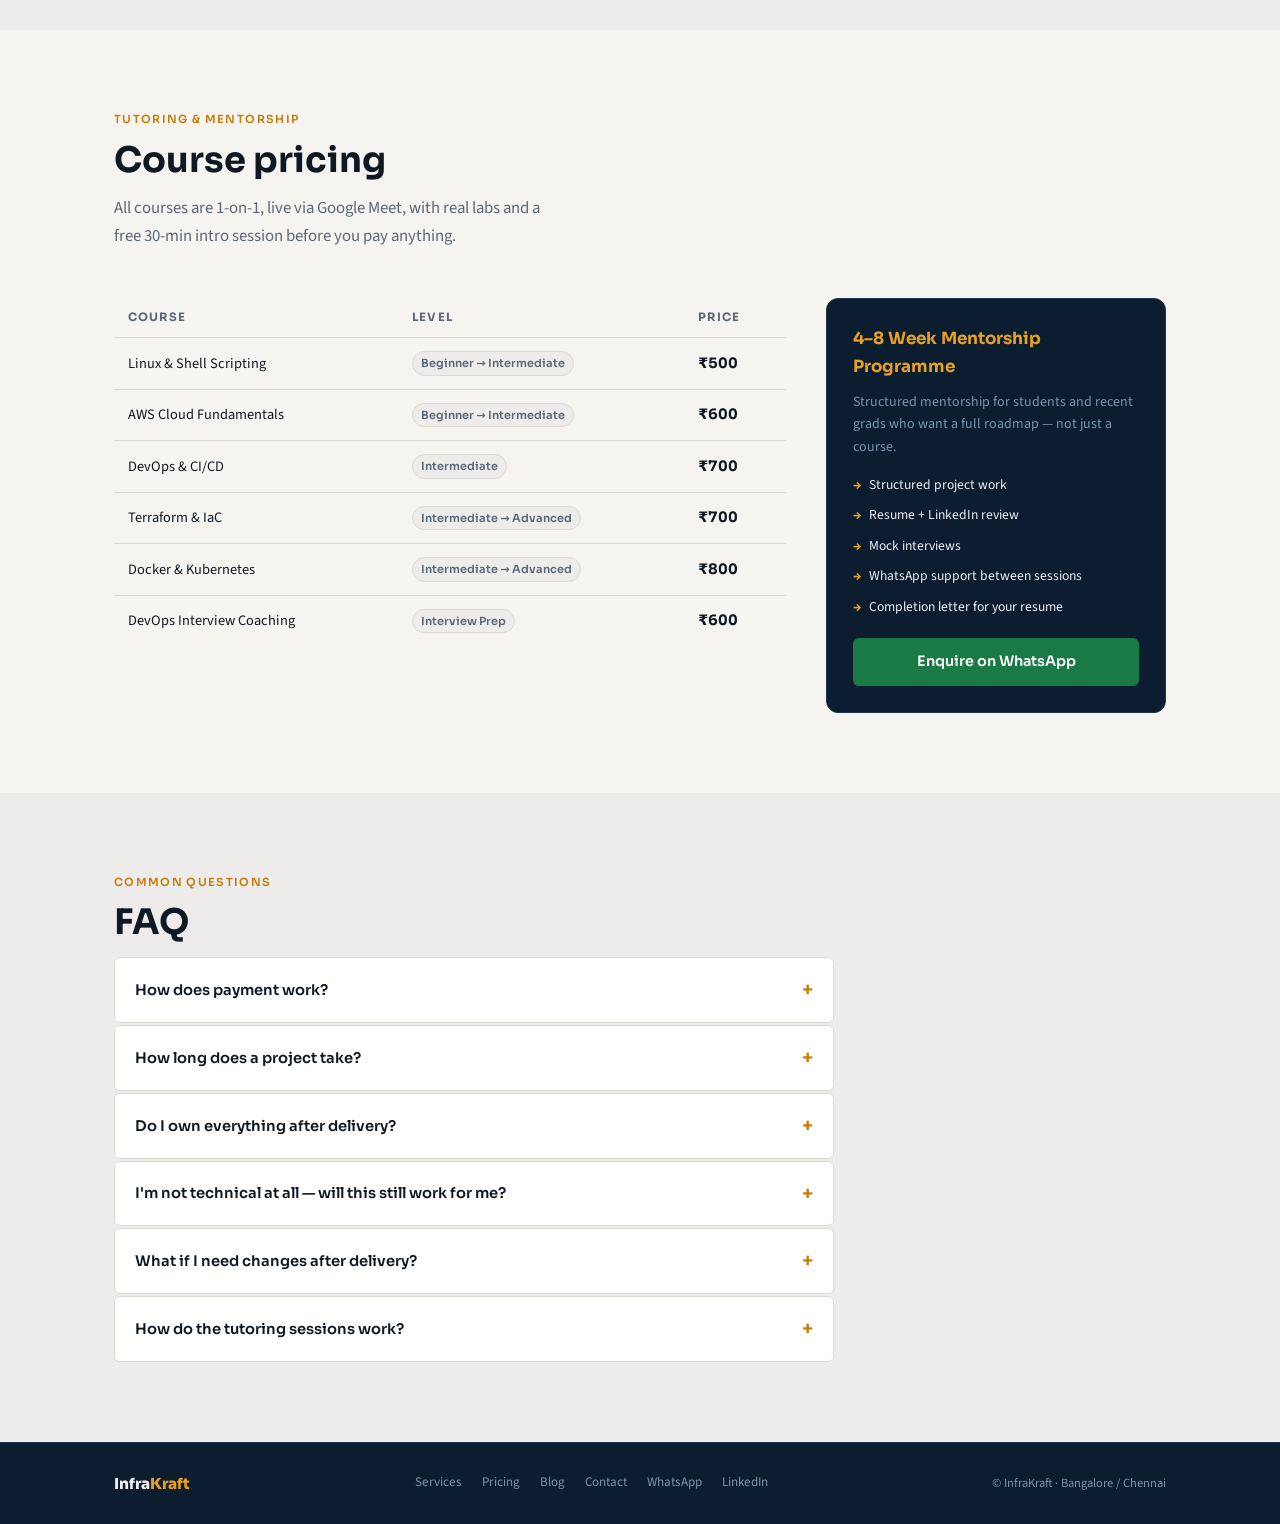
<file: pricing.html>
<!DOCTYPE html>
<html lang="en">
<head>
<meta charset="utf-8">
<meta name="viewport" content="width=device-width, initial-scale=1">
<title>Pricing — InfraKraft | Transparent Fixed-Price Freelance Services</title>
<meta name="description" content="Fixed prices for business websites, cloud & DevOps, AI automation, and tutoring. No hidden charges. Free 30-min scoping call before you commit.">
<link rel="canonical" href="https://theinfrakraft.vercel.app/pricing.html">
<meta property="og:title" content="Pricing — InfraKraft">
<meta property="og:description" content="Transparent pricing for websites (from ₹5,000), AWS cloud setup, CI/CD pipelines, AI solutions, and tutoring.">
<meta property="og:url" content="https://theinfrakraft.vercel.app/pricing.html">
<meta property="og:image" content="https://theinfrakraft.vercel.app/og-image.png">
<link rel="icon" href="data:image/svg+xml,<svg xmlns='http://www.w3.org/2000/svg' viewBox='0 0 100 100'><rect width='100' height='100' rx='18' fill='%230B1D2E'/><text y='72' x='50' text-anchor='middle' font-size='62' font-family='system-ui'>⚡</text></svg>">
<script async src="https://www.googletagmanager.com/gtag/js?id=G-FMB911NCJ0"></script>
<script>window.dataLayer=window.dataLayer||[];function gtag(){dataLayer.push(arguments);}gtag('js',new Date());gtag('config','G-FMB911NCJ0');</script>
<link rel="preconnect" href="https://fonts.googleapis.com">
<link rel="preconnect" href="https://fonts.gstatic.com" crossorigin>
<link rel="preload" as="style" href="https://fonts.googleapis.com/css2?family=Sora:wght@400;500;600;700;800&family=Source+Sans+3:wght@400;500;600&display=swap" onload="this.onload=null;this.rel='stylesheet'">
<noscript><link rel="stylesheet" href="https://fonts.googleapis.com/css2?family=Sora:wght@400;500;600;700;800&family=Source+Sans+3:wght@400;500;600&display=swap"></noscript>
<link rel="stylesheet" href="style.css">
</head>
<body>

<div id="nav-root"></div>

<main id="main-content">

<!-- PAGE HEADER -->
<div class="page-header">
  <div class="container">
    <div class="section-label">Transparent pricing</div>
    <h1 class="section-title" style="margin-bottom:10px;">Fixed prices. No surprises.</h1>
    <p class="section-sub" style="margin-bottom:0;">Most projects have a fixed price. Complex builds are quoted individually after a free 30-min scoping call. 50% advance to start, 50% on delivery.</p>
  </div>
</div>

<!-- WEBSITES -->
<section class="section" id="websites">
  <div class="container">
    <div class="section-label">Websites & Web Apps</div>
    <h2 class="section-title">Online presence</h2>

    <div class="pricing-grid reveal-stagger" style="margin-bottom:0">
      <div class="price-card">
        <div class="price-tier">Starter</div>
        <div class="price-amount"><sup>₹</sup>5,000</div>
        <div class="price-timeline">Delivered in 5–7 days</div>
        <div class="price-features">
          <div class="price-feature">Up to 3 pages, mobile-friendly</div>
          <div class="price-feature">Contact form + WhatsApp button</div>
          <div class="price-feature">Google Maps integration</div>
          <div class="price-feature">SSL + hosting setup</div>
          <div class="price-feature">1 month free support</div>
        </div>
        <a href="https://wa.me/918148656971?text=Hi%2C%20I%27m%20interested%20in%20the%20Starter%20Website" class="btn btn-outline price-cta" target="_blank" rel="noopener">Get started</a>
      </div>

      <div class="price-card featured">
        <div class="price-badge">Most popular</div>
        <div class="price-tier">Business</div>
        <div class="price-amount"><sup>₹</sup>15,000</div>
        <div class="price-timeline">Delivered in 10–14 days</div>
        <div class="price-features">
          <div class="price-feature">Up to 8 pages, custom design</div>
          <div class="price-feature">Blog / portfolio section</div>
          <div class="price-feature">SEO + Google Analytics</div>
          <div class="price-feature">WhatsApp Business integration</div>
          <div class="price-feature">3 months free support</div>
        </div>
        <a href="https://wa.me/918148656971?text=Hi%2C%20I%27m%20interested%20in%20the%20Business%20Website" class="btn btn-accent price-cta" target="_blank" rel="noopener">Get started</a>
      </div>

      <div class="price-card">
        <div class="price-tier">Monthly Retainer</div>
        <div class="price-amount"><sup>₹</sup>8,000<span style="font-size:1rem;font-weight:500">/mo</span></div>
        <div class="price-timeline">Ongoing · cancel anytime</div>
        <div class="price-features">
          <div class="price-feature">20 hrs/month development</div>
          <div class="price-feature">Priority 4h response time</div>
          <div class="price-feature">Content updates + bug fixes</div>
          <div class="price-feature">Uptime monitoring + backups</div>
          <div class="price-feature">Monthly performance report</div>
        </div>
        <a href="https://wa.me/918148656971?text=Hi%2C%20I%27m%20interested%20in%20the%20Monthly%20Retainer" class="btn btn-outline price-cta" target="_blank" rel="noopener">Get started</a>
      </div>
    </div>
  </div>
</section>

<!-- CLOUD & AI -->
<section class="section" id="cloud" style="background: var(--surface-2);">
  <div class="container">
    <div class="section-label">Cloud, DevOps & AI</div>
    <h2 class="section-title">Infrastructure & automation</h2>
    <p class="section-sub">Projects are scoped on a free 30-min call. Ranges below cover typical engagements — final quote confirmed before you commit anything.</p>

    <div class="cloud-pricing reveal">
      <div class="cloud-item">
        <div class="cloud-service">AWS Cloud Setup</div>
        <div class="cloud-from">Starting from</div>
        <div class="cloud-price">₹8,000</div>
        <div class="cloud-scope">EC2, S3, ECS/Fargate, RDS, VPC, IAM, Terraform. Typical project ₹8,000–₹20,000 depending on scope and complexity.</div>
      </div>
      <div class="cloud-item">
        <div class="cloud-service">CI/CD Pipeline</div>
        <div class="cloud-from">Starting from</div>
        <div class="cloud-price">₹6,000</div>
        <div class="cloud-scope">GitHub Actions or AWS CodePipeline, Docker, Slack alerts, automated tests. Most pipelines land between ₹6,000–₹14,000.</div>
      </div>
      <div class="cloud-item" id="ai">
        <div class="cloud-service">AI Solutions</div>
        <div class="cloud-from">Starting from</div>
        <div class="cloud-price">₹8,999</div>
        <div class="cloud-scope">Website chatbot or WhatsApp bot from ₹8,999. Business automation suite ₹15,000–₹35,000. Custom AI quoted after scoping call.</div>
      </div>
      <div class="cloud-item">
        <div class="cloud-service">Cloud Security Audit</div>
        <div class="cloud-from">Fixed price</div>
        <div class="cloud-price">₹5,000</div>
        <div class="cloud-scope">One-time IAM, S3, security group, and CloudTrail audit. Written report with prioritised fixes. Delivered in 3 business days.</div>
      </div>
    </div>
    <div style="margin-top:28px;">
      <a href="https://cal.com/infrakraft/30min" class="btn btn-accent" target="_blank" rel="noopener">Book a free scoping call</a>
    </div>
  </div>
</section>

<!-- TUTORING PRICING -->
<section class="section" id="tutoring">
  <div class="container">
    <div class="section-label">Tutoring & Mentorship</div>
    <h2 class="section-title">Course pricing</h2>
    <p class="section-sub">All courses are 1-on-1, live via Google Meet, with real labs and a free 30-min intro session before you pay anything.</p>

    <div class="tutoring-layout reveal">
      <div>
        <table class="course-table">
          <thead>
            <tr><th>Course</th><th>Level</th><th>Price</th></tr>
          </thead>
          <tbody>
            <tr><td>Linux & Shell Scripting</td><td><span class="course-level">Beginner → Intermediate</span></td><td class="course-price">₹500</td></tr>
            <tr><td>AWS Cloud Fundamentals</td><td><span class="course-level">Beginner → Intermediate</span></td><td class="course-price">₹600</td></tr>
            <tr><td>DevOps & CI/CD</td><td><span class="course-level">Intermediate</span></td><td class="course-price">₹700</td></tr>
            <tr><td>Terraform & IaC</td><td><span class="course-level">Intermediate → Advanced</span></td><td class="course-price">₹700</td></tr>
            <tr><td>Docker & Kubernetes</td><td><span class="course-level">Intermediate → Advanced</span></td><td class="course-price">₹800</td></tr>
            <tr><td>DevOps Interview Coaching</td><td><span class="course-level">Interview Prep</span></td><td class="course-price">₹600</td></tr>
          </tbody>
        </table>
      </div>
      <div class="mentorship-card">
        <h3>4–8 Week Mentorship Programme</h3>
        <p>Structured mentorship for students and recent grads who want a full roadmap — not just a course.</p>
        <div class="mentorship-perks">
          <div class="mentorship-perk">Structured project work</div>
          <div class="mentorship-perk">Resume + LinkedIn review</div>
          <div class="mentorship-perk">Mock interviews</div>
          <div class="mentorship-perk">WhatsApp support between sessions</div>
          <div class="mentorship-perk">Completion letter for your resume</div>
        </div>
        <a href="https://wa.me/918148656971?text=Hi%2C%20I%27m%20interested%20in%20the%20mentorship%20programme" class="btn btn-whatsapp" target="_blank" rel="noopener" style="width:100%;justify-content:center;">Enquire on WhatsApp</a>
      </div>
    </div>
  </div>
</section>

<!-- FAQ -->
<section class="section" id="faq" style="background: var(--surface-2);">
  <div class="container">
    <div class="section-label">Common questions</div>
    <h2 class="section-title">FAQ</h2>

    <div class="faq-list reveal">
      <details class="faq-item">
        <summary>How does payment work?</summary>
        <div class="faq-body">50% advance to start, 50% on delivery after you review the finished work. Payments via UPI, GPay, PhonePe, or bank transfer. Tutoring courses are paid upfront per course.</div>
      </details>
      <details class="faq-item">
        <summary>How long does a project take?</summary>
        <div class="faq-body">A simple website takes 5–7 days. A multi-page site is 10–14 days. Cloud setup or CI/CD pipelines are typically 1–2 weeks. Complex apps with custom backend are 3–4 weeks. Timeline is confirmed before you pay the advance.</div>
      </details>
      <details class="faq-item">
        <summary>Do I own everything after delivery?</summary>
        <div class="faq-body">100%. All logins, source code, hosting credentials, and domain access are handed over on final payment. Nothing is locked to me — you can manage it yourself or with any other developer.</div>
      </details>
      <details class="faq-item">
        <summary>I'm not technical at all — will this still work for me?</summary>
        <div class="faq-body">Yes. Most clients are not technical. Just tell me what your business does and what you want — I'll handle everything else and explain things in plain language at every step.</div>
      </details>
      <details class="faq-item">
        <summary>What if I need changes after delivery?</summary>
        <div class="faq-body">Minor revisions are included in the project price. The Starter plan includes 1 month of free support; Business includes 3 months. After that, small fixes are billed at ₹500/hr or covered under the Monthly Retainer.</div>
      </details>
      <details class="faq-item">
        <summary>How do the tutoring sessions work?</summary>
        <div class="faq-body">Start with a free 30-min intro call to align on your goals. Then 1–2 hour sessions, 2–3 times a week. Sessions are recorded on request. WhatsApp support between sessions is included.</div>
      </details>
    </div>
  </div>
</section>

</main>

<div id="footer-root"></div>
<script src="_components.js"></script>
</body>
</html>
</file>
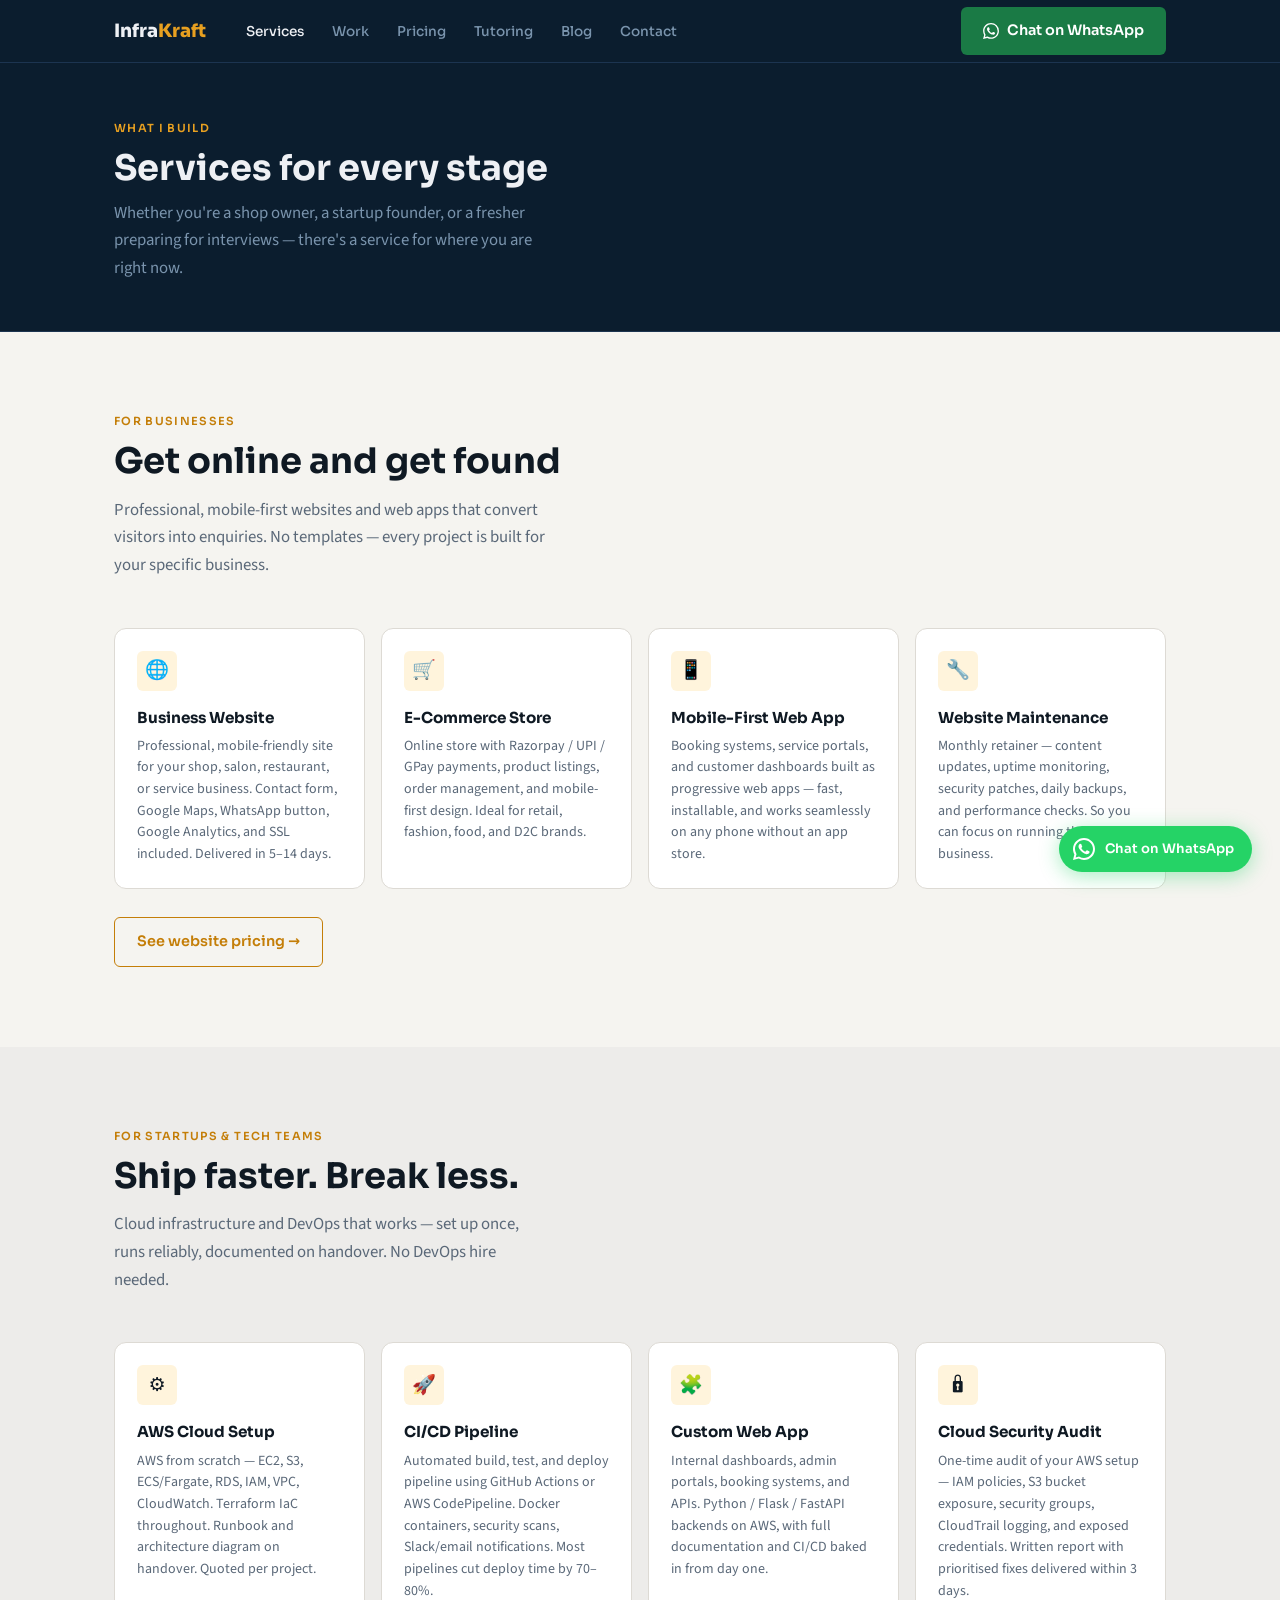
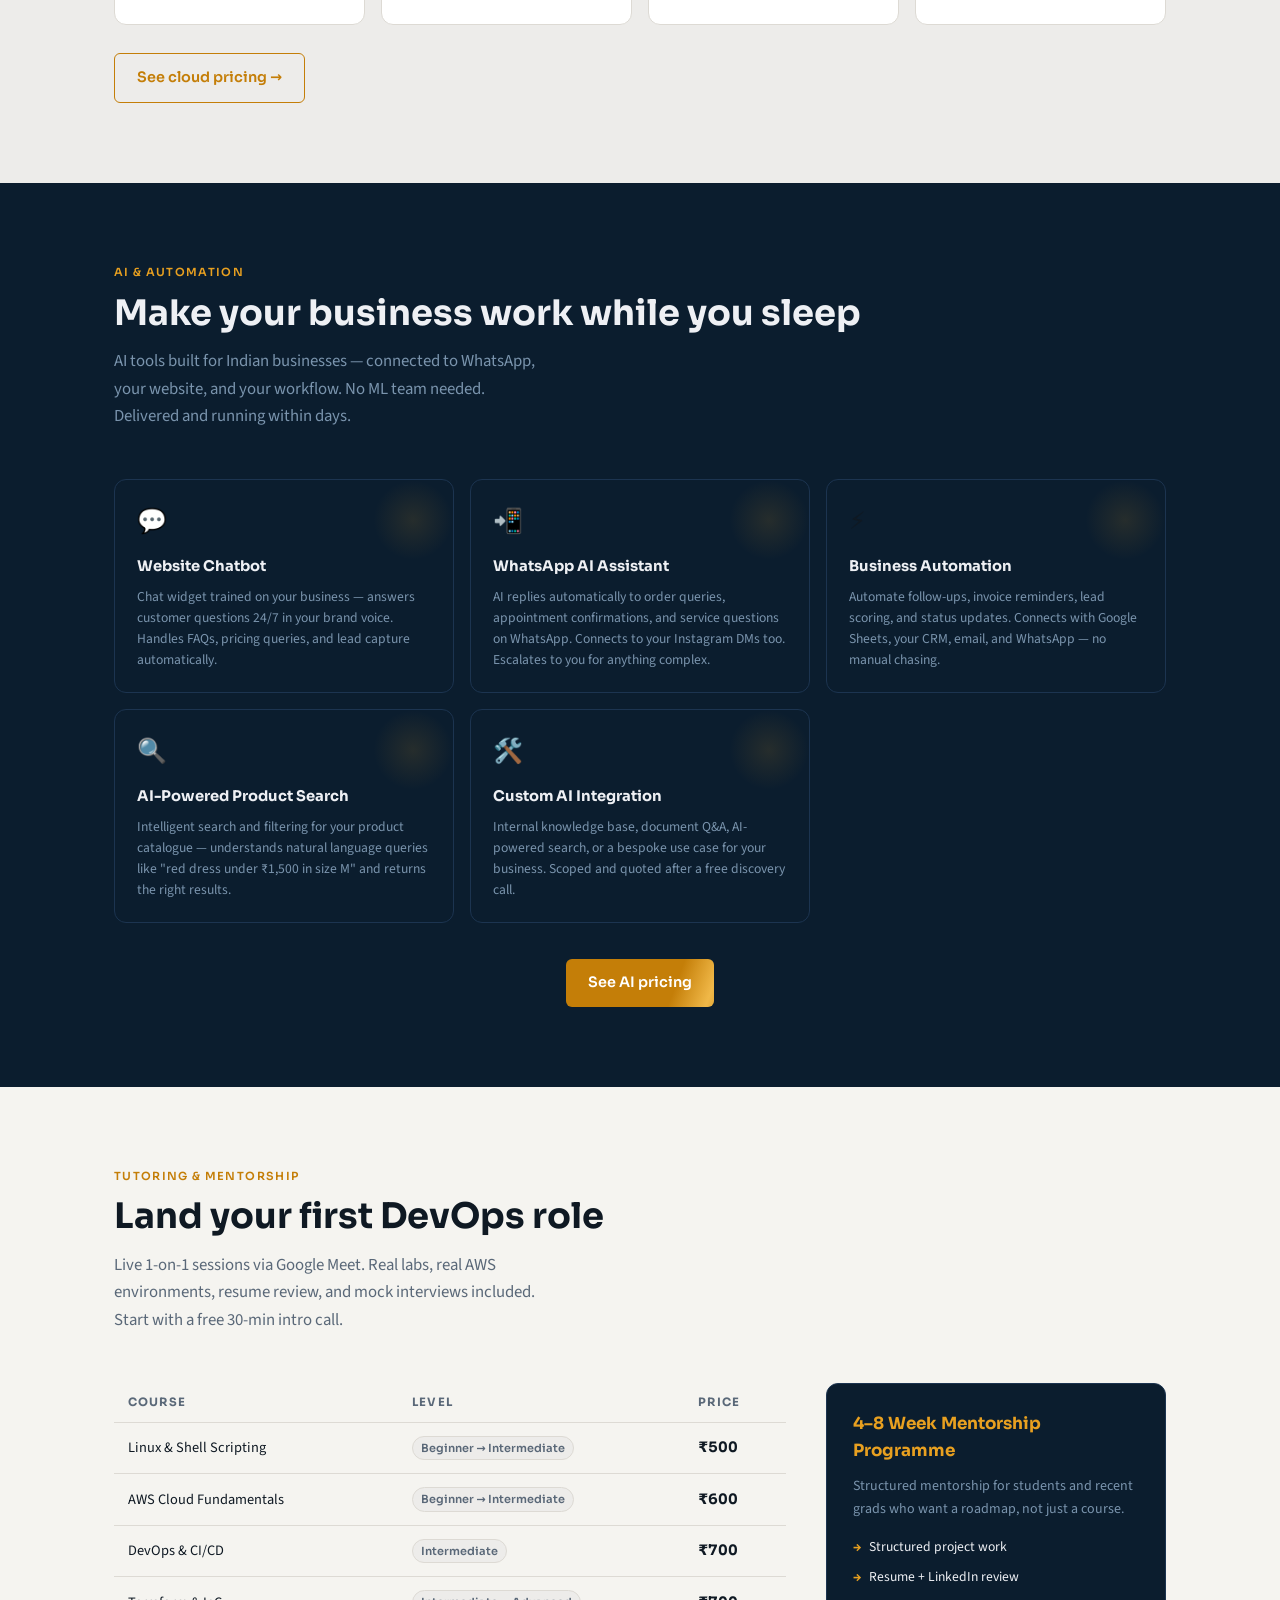
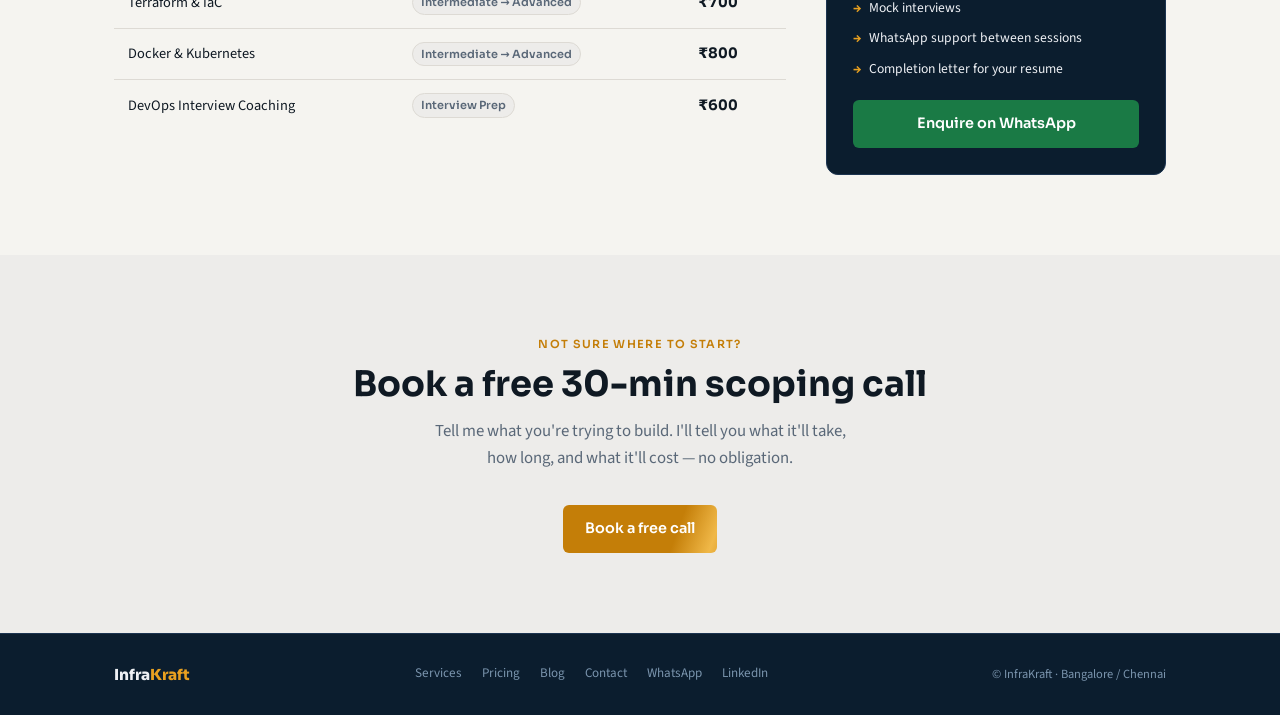
<file: services.html>
<!DOCTYPE html>
<html lang="en">
<head>
<meta charset="utf-8">
<meta name="viewport" content="width=device-width, initial-scale=1">
<title>Services — InfraKraft | Web, Cloud, DevOps & AI Automation</title>
<meta name="description" content="Business websites, AWS cloud setup, CI/CD pipelines, AI automation, WhatsApp bots, and DevOps tutoring. AWS-certified freelancer based in Bangalore & Chennai.">
<link rel="canonical" href="https://theinfrakraft.vercel.app/services.html">
<meta property="og:title" content="Services — InfraKraft">
<meta property="og:description" content="Websites, cloud setup, AI automation, and tutoring for Indian businesses and startups.">
<meta property="og:url" content="https://theinfrakraft.vercel.app/services.html">
<meta property="og:image" content="https://theinfrakraft.vercel.app/og-image.png">
<link rel="icon" href="data:image/svg+xml,<svg xmlns='http://www.w3.org/2000/svg' viewBox='0 0 100 100'><rect width='100' height='100' rx='18' fill='%230B1D2E'/><text y='72' x='50' text-anchor='middle' font-size='62' font-family='system-ui'>⚡</text></svg>">
<script async src="https://www.googletagmanager.com/gtag/js?id=G-FMB911NCJ0"></script>
<script>window.dataLayer=window.dataLayer||[];function gtag(){dataLayer.push(arguments);}gtag('js',new Date());gtag('config','G-FMB911NCJ0');</script>
<link rel="preconnect" href="https://fonts.googleapis.com">
<link rel="preconnect" href="https://fonts.gstatic.com" crossorigin>
<link rel="preload" as="style" href="https://fonts.googleapis.com/css2?family=Sora:wght@400;500;600;700;800&family=Source+Sans+3:wght@400;500;600&display=swap" onload="this.onload=null;this.rel='stylesheet'">
<noscript><link rel="stylesheet" href="https://fonts.googleapis.com/css2?family=Sora:wght@400;500;600;700;800&family=Source+Sans+3:wght@400;500;600&display=swap"></noscript>
<link rel="stylesheet" href="style.css">
</head>
<body>

<div id="nav-root"></div>

<main id="main-content">

<!-- PAGE HEADER -->
<div class="page-header">
  <div class="container">
    <div class="section-label">What I build</div>
    <h1 class="section-title" style="margin-bottom:10px;">Services for every stage</h1>
    <p class="section-sub" style="margin-bottom:0;">Whether you're a shop owner, a startup founder, or a fresher preparing for interviews — there's a service for where you are right now.</p>
  </div>
</div>

<!-- FOR BUSINESSES -->
<section class="section" id="businesses">
  <div class="container">
    <div class="section-label">For Businesses</div>
    <h2 class="section-title">Get online and get found</h2>
    <p class="section-sub">Professional, mobile-first websites and web apps that convert visitors into enquiries. No templates — every project is built for your specific business.</p>

    <div class="services-grid reveal-stagger" style="display:grid;">
      <div class="service-card">
        <div class="service-icon">🌐</div>
        <div class="service-name">Business Website</div>
        <div class="service-desc">Professional, mobile-friendly site for your shop, salon, restaurant, or service business. Contact form, Google Maps, WhatsApp button, Google Analytics, and SSL included. Delivered in 5–14 days.</div>
      </div>
      <div class="service-card">
        <div class="service-icon">🛒</div>
        <div class="service-name">E-Commerce Store</div>
        <div class="service-desc">Online store with Razorpay / UPI / GPay payments, product listings, order management, and mobile-first design. Ideal for retail, fashion, food, and D2C brands.</div>
      </div>
      <div class="service-card">
        <div class="service-icon">📱</div>
        <div class="service-name">Mobile-First Web App</div>
        <div class="service-desc">Booking systems, service portals, and customer dashboards built as progressive web apps — fast, installable, and works seamlessly on any phone without an app store.</div>
      </div>
      <div class="service-card">
        <div class="service-icon">🔧</div>
        <div class="service-name">Website Maintenance</div>
        <div class="service-desc">Monthly retainer — content updates, uptime monitoring, security patches, daily backups, and performance checks. So you can focus on running the business.</div>
      </div>
    </div>
    <div style="margin-top:28px;">
      <a href="pricing.html" class="btn btn-outline">See website pricing →</a>
    </div>
  </div>
</section>

<!-- FOR STARTUPS -->
<section class="section" id="startups" style="background: var(--surface-2);">
  <div class="container">
    <div class="section-label">For Startups & Tech Teams</div>
    <h2 class="section-title">Ship faster. Break less.</h2>
    <p class="section-sub">Cloud infrastructure and DevOps that works — set up once, runs reliably, documented on handover. No DevOps hire needed.</p>

    <div class="services-grid reveal-stagger" style="display:grid;">
      <div class="service-card">
        <div class="service-icon">⚙️</div>
        <div class="service-name">AWS Cloud Setup</div>
        <div class="service-desc">AWS from scratch — EC2, S3, ECS/Fargate, RDS, IAM, VPC, CloudWatch. Terraform IaC throughout. Runbook and architecture diagram on handover. Quoted per project.</div>
      </div>
      <div class="service-card">
        <div class="service-icon">🚀</div>
        <div class="service-name">CI/CD Pipeline</div>
        <div class="service-desc">Automated build, test, and deploy pipeline using GitHub Actions or AWS CodePipeline. Docker containers, security scans, Slack/email notifications. Most pipelines cut deploy time by 70–80%.</div>
      </div>
      <div class="service-card">
        <div class="service-icon">🧩</div>
        <div class="service-name">Custom Web App</div>
        <div class="service-desc">Internal dashboards, admin portals, booking systems, and APIs. Python / Flask / FastAPI backends on AWS, with full documentation and CI/CD baked in from day one.</div>
      </div>
      <div class="service-card">
        <div class="service-icon">🔒</div>
        <div class="service-name">Cloud Security Audit</div>
        <div class="service-desc">One-time audit of your AWS setup — IAM policies, S3 bucket exposure, security groups, CloudTrail logging, and exposed credentials. Written report with prioritised fixes delivered within 3 days.</div>
      </div>
    </div>
    <div style="margin-top:28px;">
      <a href="pricing.html#cloud" class="btn btn-outline">See cloud pricing →</a>
    </div>
  </div>
</section>

<!-- AI SERVICES -->
<section class="section" id="ai" style="background: var(--bg-hero);">
  <div class="container">
    <div class="section-label" style="color: var(--accent-bright);">AI & Automation</div>
    <h2 class="section-title" style="color: var(--text-hero);">Make your business work while you sleep</h2>
    <p class="section-sub" style="color: var(--text-hero-muted);">AI tools built for Indian businesses — connected to WhatsApp, your website, and your workflow. No ML team needed. Delivered and running within days.</p>

    <div class="ai-grid reveal-stagger">
      <div class="ai-card">
        <span class="ai-icon">💬</span>
        <div class="ai-card-name">Website Chatbot</div>
        <div class="ai-card-desc">Chat widget trained on your business — answers customer questions 24/7 in your brand voice. Handles FAQs, pricing queries, and lead capture automatically.</div>
      </div>
      <div class="ai-card">
        <span class="ai-icon">📲</span>
        <div class="ai-card-name">WhatsApp AI Assistant</div>
        <div class="ai-card-desc">AI replies automatically to order queries, appointment confirmations, and service questions on WhatsApp. Connects to your Instagram DMs too. Escalates to you for anything complex.</div>
      </div>
      <div class="ai-card">
        <span class="ai-icon">⚡</span>
        <div class="ai-card-name">Business Automation</div>
        <div class="ai-card-desc">Automate follow-ups, invoice reminders, lead scoring, and status updates. Connects with Google Sheets, your CRM, email, and WhatsApp — no manual chasing.</div>
      </div>
      <div class="ai-card">
        <span class="ai-icon">🔍</span>
        <div class="ai-card-name">AI-Powered Product Search</div>
        <div class="ai-card-desc">Intelligent search and filtering for your product catalogue — understands natural language queries like "red dress under ₹1,500 in size M" and returns the right results.</div>
      </div>
      <div class="ai-card">
        <span class="ai-icon">🛠️</span>
        <div class="ai-card-name">Custom AI Integration</div>
        <div class="ai-card-desc">Internal knowledge base, document Q&amp;A, AI-powered search, or a bespoke use case for your business. Scoped and quoted after a free discovery call.</div>
      </div>
    </div>
    <div style="margin-top:36px; text-align:center;">
      <a href="pricing.html#ai" class="btn btn-accent">See AI pricing</a>
    </div>
  </div>
</section>

<!-- TUTORING -->
<section class="section" id="tutoring">
  <div class="container">
    <div class="section-label">Tutoring & Mentorship</div>
    <h2 class="section-title">Land your first DevOps role</h2>
    <p class="section-sub">Live 1-on-1 sessions via Google Meet. Real labs, real AWS environments, resume review, and mock interviews included. Start with a free 30-min intro call.</p>

    <div class="tutoring-layout reveal">
      <div>
        <table class="course-table">
          <thead>
            <tr>
              <th>Course</th>
              <th>Level</th>
              <th>Price</th>
            </tr>
          </thead>
          <tbody>
            <tr>
              <td>Linux & Shell Scripting</td>
              <td><span class="course-level">Beginner → Intermediate</span></td>
              <td class="course-price">₹500</td>
            </tr>
            <tr>
              <td>AWS Cloud Fundamentals</td>
              <td><span class="course-level">Beginner → Intermediate</span></td>
              <td class="course-price">₹600</td>
            </tr>
            <tr>
              <td>DevOps & CI/CD</td>
              <td><span class="course-level">Intermediate</span></td>
              <td class="course-price">₹700</td>
            </tr>
            <tr>
              <td>Terraform & IaC</td>
              <td><span class="course-level">Intermediate → Advanced</span></td>
              <td class="course-price">₹700</td>
            </tr>
            <tr>
              <td>Docker & Kubernetes</td>
              <td><span class="course-level">Intermediate → Advanced</span></td>
              <td class="course-price">₹800</td>
            </tr>
            <tr>
              <td>DevOps Interview Coaching</td>
              <td><span class="course-level">Interview Prep</span></td>
              <td class="course-price">₹600</td>
            </tr>
          </tbody>
        </table>
      </div>

      <div class="mentorship-card">
        <h3>4–8 Week Mentorship Programme</h3>
        <p>Structured mentorship for students and recent grads who want a roadmap, not just a course.</p>
        <div class="mentorship-perks">
          <div class="mentorship-perk">Structured project work</div>
          <div class="mentorship-perk">Resume + LinkedIn review</div>
          <div class="mentorship-perk">Mock interviews</div>
          <div class="mentorship-perk">WhatsApp support between sessions</div>
          <div class="mentorship-perk">Completion letter for your resume</div>
        </div>
        <a href="https://wa.me/918148656971?text=Hi%2C%20I%27m%20interested%20in%20the%20mentorship%20programme" class="btn btn-whatsapp" target="_blank" rel="noopener" style="width:100%;justify-content:center;">Enquire on WhatsApp</a>
      </div>
    </div>
  </div>
</section>

<!-- CTA -->
<section class="section" style="background: var(--surface-2); text-align:center;">
  <div class="container">
    <div class="section-label">Not sure where to start?</div>
    <h2 class="section-title" style="margin:0 auto 12px;">Book a free 30-min scoping call</h2>
    <p class="section-sub" style="margin:0 auto 32px;">Tell me what you're trying to build. I'll tell you what it'll take, how long, and what it'll cost — no obligation.</p>
    <a href="https://cal.com/infrakraft/30min" class="btn btn-accent" target="_blank" rel="noopener">Book a free call</a>
  </div>
</section>

</main>

<div id="footer-root"></div>
<script src="_components.js"></script>
</body>
</html>
</file>
<file: style.css>
/* ── Tokens ── */
:root {
  --bg:            #F5F4F0;
  --bg-hero:       #0B1D2E;
  --surface:       #FFFFFF;
  --surface-2:     #EDECEA;
  --surface-hero:  #112338;
  --text:          #0F1923;
  --text-muted:    #5A6878;
  --text-hero:     #EEF0F4;
  --text-hero-muted: #7A94AD;
  --accent:        #C47E08;
  --accent-bright: #E8A020;
  --accent-bg:     #FFF4DC;
  --border:        #DDDAD4;
  --border-hero:   #1C3450;
  --green:         #25D366;
  --green-dark:    #1DAD56;
  --radius-sm:     6px;
  --radius:        12px;
  --radius-lg:     18px;
  --shadow:        0 2px 12px rgba(11,29,46,0.08);
  --shadow-md:     0 6px 28px rgba(11,29,46,0.12);
  --font-head:     'Sora', system-ui, sans-serif;
  --font-body:     'Source Sans 3', system-ui, sans-serif;
  --max-w:         1100px;
}

@media (prefers-color-scheme: dark) {
  :root:not([data-theme="light"]) {
    --bg:            #0A1520;
    --bg-hero:       #060E16;
    --surface:       #0F2033;
    --surface-2:     #162840;
    --surface-hero:  #0D1A2A;
    --text:          #E8EBF0;
    --text-muted:    #7A91A8;
    --text-hero:     #EEF0F4;
    --text-hero-muted: #7A94AD;
    --accent:        #E8A020;
    --accent-bright: #F0B030;
    --accent-bg:     #251A04;
    --border:        #1A2E42;
    --border-hero:   #1C3450;
  }
}

:root[data-theme="dark"] {
  --bg:            #0A1520;
  --bg-hero:       #060E16;
  --surface:       #0F2033;
  --surface-2:     #162840;
  --surface-hero:  #0D1A2A;
  --text:          #E8EBF0;
  --text-muted:    #7A91A8;
  --text-hero:     #EEF0F4;
  --text-hero-muted: #7A94AD;
  --accent:        #E8A020;
  --accent-bright: #F0B030;
  --accent-bg:     #251A04;
  --border:        #1A2E42;
  --border-hero:   #1C3450;
}

/* ── Reset ── */
*, *::before, *::after { box-sizing: border-box; margin: 0; padding: 0; }
html { scroll-behavior: smooth; -webkit-font-smoothing: antialiased; }
@media (prefers-reduced-motion: reduce) {
  *, *::before, *::after { animation-duration: 0.01ms !important; transition-duration: 0.01ms !important; }
  html { scroll-behavior: auto; }
}
body {
  font-family: var(--font-body);
  font-size: 1rem;
  line-height: 1.65;
  color: var(--text);
  background: var(--bg);
}
a { color: inherit; text-decoration: none; }
img { max-width: 100%; display: block; }
button { cursor: pointer; font: inherit; border: none; background: none; }
ul { list-style: none; }

/* Focus visible — keyboard nav */
:focus-visible { outline: 2px solid var(--accent-bright); outline-offset: 3px; border-radius: 3px; }

/* ── Utility ── */
.container { max-width: var(--max-w); margin: 0 auto; padding: 0 24px; }
.section { padding: 80px 0; }
.section-label {
  font-family: var(--font-head);
  font-size: 0.7rem;
  font-weight: 600;
  letter-spacing: 0.12em;
  text-transform: uppercase;
  color: var(--accent);
  margin-bottom: 10px;
}
.section-title {
  font-family: var(--font-head);
  font-size: clamp(1.6rem, 3vw, 2.2rem);
  font-weight: 700;
  color: var(--text);
  text-wrap: balance;
  line-height: 1.2;
  margin-bottom: 14px;
}
.section-sub {
  font-size: 1.05rem;
  color: var(--text-muted);
  max-width: 54ch;
  margin-bottom: 48px;
}

/* ── Buttons ── */
.btn {
  display: inline-flex;
  align-items: center;
  gap: 8px;
  padding: 12px 22px;
  border-radius: var(--radius-sm);
  font-family: var(--font-head);
  font-size: 0.9rem;
  font-weight: 600;
  transition: opacity 0.15s, transform 0.18s cubic-bezier(0.34,1.2,0.64,1), box-shadow 0.18s;
}
.btn:hover { opacity: 0.9; transform: translateY(-2px); box-shadow: 0 4px 16px rgba(0,0,0,0.15); }
.btn-accent { background: var(--accent); color: #fff; }
.btn-whatsapp { background: #1a7a45; color: #fff; }
.btn-whatsapp:hover { background: #15633a; opacity: 1; }
.btn-ghost {
  background: transparent;
  color: var(--text-hero);
  border: 1.5px solid var(--border-hero);
}
.btn-ghost:hover { background: var(--surface-hero); opacity: 1; }
.btn-outline {
  background: transparent;
  color: var(--accent);
  border: 1.5px solid var(--accent);
}

/* ── Nav ── */
.nav {
  position: sticky;
  top: 0;
  z-index: 100;
  background: var(--bg-hero);
  border-bottom: 1px solid var(--border-hero);
}
.nav-inner {
  max-width: var(--max-w);
  margin: 0 auto;
  padding: 0 24px;
  height: 62px;
  display: flex;
  align-items: center;
  gap: 40px;
}
.nav-logo {
  font-family: var(--font-head);
  font-size: 1.15rem;
  font-weight: 800;
  color: var(--text-hero);
  flex-shrink: 0;
}
.nav-logo span { color: var(--accent-bright); }
.nav-links {
  display: flex;
  gap: 28px;
  flex: 1;
}
.nav-links a {
  font-family: var(--font-head);
  font-size: 0.85rem;
  font-weight: 500;
  color: var(--text-hero-muted);
  transition: color 0.15s;
}
.nav-links a:hover { color: var(--text-hero); }
.nav-cta { margin-left: auto; }

/* ── Hero ── */
.hero {
  background: var(--bg-hero);
  padding: 80px 0 72px;
  position: relative;
  overflow: hidden;
}
.hero::before {
  content: '';
  position: absolute;
  inset: 0;
  background-image:
    linear-gradient(var(--border-hero) 1px, transparent 1px),
    linear-gradient(90deg, var(--border-hero) 1px, transparent 1px);
  background-size: 48px 48px;
  opacity: 0.35;
  pointer-events: none;
}
.hero-inner {
  max-width: var(--max-w);
  margin: 0 auto;
  padding: 0 24px;
  display: grid;
  grid-template-columns: 1fr 380px;
  gap: 56px;
  align-items: center;
  position: relative;
}
.hero-badges {
  display: flex;
  flex-wrap: wrap;
  gap: 8px;
  margin-bottom: 24px;
}
.hero-badge {
  font-family: var(--font-head);
  font-size: 0.72rem;
  font-weight: 600;
  letter-spacing: 0.06em;
  text-transform: uppercase;
  padding: 5px 11px;
  border-radius: 100px;
  border: 1px solid var(--border-hero);
  color: var(--text-hero-muted);
}
.hero-badge.active {
  background: var(--accent-bright);
  color: #0B1D2E;
  border-color: transparent;
}
.hero-headline {
  font-family: var(--font-head);
  font-size: clamp(2.2rem, 5vw, 3.4rem);
  font-weight: 800;
  color: var(--text-hero);
  line-height: 1.1;
  text-wrap: balance;
  margin-bottom: 18px;
}
.hero-headline em {
  font-style: normal;
  color: var(--accent-bright);
}
.hero-sub {
  font-size: 1.05rem;
  color: var(--text-hero-muted);
  max-width: 500px;
  line-height: 1.7;
  margin-bottom: 32px;
}
.hero-actions { display: flex; gap: 12px; flex-wrap: wrap; }

/* Hero credentials card */
.cred-card {
  background: var(--surface-hero);
  border: 1px solid var(--border-hero);
  border-radius: var(--radius-lg);
  padding: 28px;
  font-family: var(--font-head);
}
.cred-card-header {
  display: flex;
  align-items: center;
  gap: 10px;
  margin-bottom: 24px;
  padding-bottom: 18px;
  border-bottom: 1px solid var(--border-hero);
}
.cred-avatar {
  width: 42px; height: 42px;
  border-radius: 50%;
  background: linear-gradient(135deg, #1A4070, #0B2D50);
  border: 2px solid var(--accent-bright);
  display: flex;
  align-items: center;
  justify-content: center;
  font-size: 1.1rem;
  font-weight: 800;
  color: var(--accent-bright);
  flex-shrink: 0;
}
.cred-name {
  font-size: 0.9rem;
  font-weight: 700;
  color: var(--text-hero);
}
.cred-title {
  font-size: 0.75rem;
  color: var(--text-hero-muted);
  margin-top: 2px;
}
.cred-stats {
  display: grid;
  grid-template-columns: 1fr 1fr;
  gap: 14px;
  margin-bottom: 20px;
}
.cred-stat {
  background: rgba(255,255,255,0.04);
  border: 1px solid var(--border-hero);
  border-radius: var(--radius-sm);
  padding: 12px 14px;
}
.cred-stat-val {
  font-size: 1.4rem;
  font-weight: 800;
  color: var(--text-hero);
  line-height: 1;
  font-variant-numeric: tabular-nums;
}
.cred-stat-val span { font-size: 0.85rem; font-weight: 500; }
.cred-stat-lbl {
  font-size: 0.7rem;
  font-weight: 500;
  letter-spacing: 0.02em;
  color: var(--text-hero-muted);
  margin-top: 4px;
}
.cred-badges {
  display: flex;
  flex-direction: column;
  gap: 8px;
}
.cred-badge-row {
  display: flex;
  align-items: center;
  gap: 10px;
  padding: 9px 12px;
  border-radius: var(--radius-sm);
  background: rgba(255,255,255,0.03);
  border: 1px solid var(--border-hero);
  font-size: 0.8rem;
  color: var(--text-hero);
}
.cred-badge-icon {
  width: 22px; height: 22px;
  border-radius: 4px;
  display: flex;
  align-items: center;
  justify-content: center;
  font-size: 0.75rem;
  flex-shrink: 0;
}
.cred-badge-icon.aws { background: #FF9900; color: #fff; font-weight: 800; font-size: 0.6rem; }
.cred-badge-icon.loc { background: var(--surface-2); color: var(--text-muted); }
.status-dot {
  width: 7px; height: 7px;
  border-radius: 50%;
  background: var(--green);
  margin-left: auto;
  flex-shrink: 0;
  box-shadow: 0 0 0 3px rgba(37,211,102,0.2);
}

/* ── Trust bar ── */
.trust-bar {
  background: var(--surface-2);
  border-bottom: 1px solid var(--border);
  padding: 22px 0;
}
.trust-inner {
  max-width: var(--max-w);
  margin: 0 auto;
  padding: 0 24px;
  display: flex;
  justify-content: space-around;
  flex-wrap: wrap;
  gap: 16px;
}
.trust-item {
  display: flex;
  align-items: center;
  gap: 10px;
  font-family: var(--font-head);
}
.trust-val {
  font-size: 1.2rem;
  font-weight: 800;
  color: #7a5c00;
  font-variant-numeric: tabular-nums;
}
.trust-lbl {
  font-size: 0.82rem;
  color: var(--text-muted);
  font-weight: 500;
}

/* ── Services tabs ── */
.tabs {
  display: flex;
  gap: 4px;
  background: var(--surface-2);
  border: 1px solid var(--border);
  border-radius: var(--radius);
  padding: 4px;
  width: fit-content;
  margin-bottom: 36px;
}
.tab-btn {
  padding: 9px 20px;
  border-radius: calc(var(--radius) - 4px);
  font-family: var(--font-head);
  font-size: 0.85rem;
  font-weight: 600;
  color: var(--text-muted);
  transition: background 0.18s, color 0.18s, box-shadow 0.18s;
}
.tab-btn.active {
  background: var(--surface);
  color: var(--text);
  box-shadow: var(--shadow);
}
.tab-panel { display: none; }
.tab-panel.active { display: grid; }

.services-grid {
  grid-template-columns: repeat(auto-fill, minmax(240px, 1fr));
  gap: 16px;
}
.service-card {
  background: var(--surface);
  border: 1px solid var(--border);
  border-radius: var(--radius);
  padding: 22px;
  transition: box-shadow 0.18s, border-color 0.18s;
}
.service-card:hover {
  box-shadow: var(--shadow-md);
  border-color: var(--accent);
}
.service-icon {
  width: 40px; height: 40px;
  background: var(--accent-bg);
  border-radius: var(--radius-sm);
  display: flex;
  align-items: center;
  justify-content: center;
  font-size: 1.2rem;
  margin-bottom: 14px;
}
.service-name {
  font-family: var(--font-head);
  font-size: 0.95rem;
  font-weight: 700;
  color: var(--text);
  margin-bottom: 6px;
}
.service-desc {
  font-size: 0.875rem;
  color: var(--text-muted);
  line-height: 1.55;
}

/* ── Portfolio ── */
.portfolio-grid {
  display: grid;
  grid-template-columns: 1.4fr 1fr 1fr;
  gap: 20px;
}
.portfolio-grid .portfolio-card:first-child { grid-row: span 1; }
@media (max-width: 820px) { .portfolio-grid { grid-template-columns: 1fr; } }
.portfolio-card {
  background: var(--surface);
  border: 1px solid var(--border);
  border-radius: var(--radius);
  overflow: hidden;
}
.portfolio-tag {
  display: inline-block;
  font-family: var(--font-head);
  font-size: 0.72rem;
  font-weight: 700;
  letter-spacing: 0.04em;
  padding: 4px 10px;
  border-radius: 100px;
  background: var(--accent-bg);
  color: var(--accent);
  margin-bottom: 12px;
}
.portfolio-body { padding: 22px; }
.portfolio-title {
  font-family: var(--font-head);
  font-size: 1rem;
  font-weight: 700;
  color: var(--text);
  margin-bottom: 8px;
}
.portfolio-desc {
  font-size: 0.875rem;
  color: var(--text-muted);
  line-height: 1.55;
  margin-bottom: 16px;
}
.portfolio-result {
  display: flex;
  align-items: flex-start;
  gap: 8px;
  padding: 12px;
  background: var(--surface-2);
  border-radius: var(--radius-sm);
  border-left: 3px solid var(--accent);
  font-size: 0.85rem;
  color: var(--text);
  font-style: italic;
}

/* ── Blog ── */
.blog-grid {
  display: grid;
  grid-template-columns: repeat(3, 1fr);
  gap: 24px;
}
.blog-card {
  background: var(--surface);
  border: 1px solid var(--border);
  border-radius: var(--radius);
  padding: 28px;
  display: flex;
  flex-direction: column;
  gap: 12px;
  transition: border-color 0.2s, box-shadow 0.2s;
}
.blog-card:hover { border-color: var(--accent); box-shadow: 0 4px 20px rgba(0,0,0,0.08); }
.blog-tag {
  display: inline-block;
  font-size: 0.72rem;
  font-weight: 700;
  letter-spacing: 0.02em;
  color: var(--accent);
  font-family: var(--font-head);
}
.blog-title {
  font-family: var(--font-head);
  font-size: 1.05rem;
  font-weight: 700;
  color: var(--text-strong);
  line-height: 1.4;
}
.blog-excerpt {
  font-size: 0.9rem;
  color: var(--text-muted);
  line-height: 1.65;
  flex: 1;
}
.blog-body {
  font-size: 0.88rem;
  color: var(--text);
  line-height: 1.72;
  display: none;
  border-top: 1px solid var(--border);
  padding-top: 16px;
  margin-top: 4px;
}
.blog-body.open { display: block; }
.blog-body h3 { font-family: var(--font-head); font-size: 0.85rem; font-weight: 700; color: var(--text-strong); margin: 14px 0 4px; }
.blog-body p { margin-bottom: 10px; }
.blog-body p:last-child { margin-bottom: 0; }
.blog-read-btn {
  display: inline-flex;
  align-items: center;
  gap: 6px;
  font-family: var(--font-head);
  font-size: 0.8rem;
  font-weight: 700;
  color: var(--accent);
  background: none;
  border: none;
  cursor: pointer;
  padding: 0;
  letter-spacing: 0.03em;
  transition: opacity 0.15s;
  align-self: flex-start;
}
.blog-read-btn:hover { opacity: 0.75; }
.blog-read-btn svg { transition: transform 0.2s; }
.blog-read-btn.open svg { transform: rotate(180deg); }

/* ── Testimonials ── */
.testimonials-grid {
  display: grid;
  grid-template-columns: repeat(3, 1fr);
  gap: 20px;
}
.testi-card {
  background: var(--surface);
  border: 1px solid var(--border);
  border-radius: var(--radius);
  padding: 26px;
  display: flex;
  flex-direction: column;
}
.testi-quote {
  font-size: 0.95rem;
  color: var(--text);
  line-height: 1.65;
  flex: 1;
  margin-bottom: 20px;
}
.testi-quote::before { content: '\201C'; color: var(--accent); font-size: 1.4rem; line-height: 0; vertical-align: -0.3em; margin-right: 2px; }
.testi-author {
  display: flex;
  align-items: center;
  gap: 12px;
}
.testi-avatar {
  width: 36px; height: 36px;
  border-radius: 50%;
  background: var(--accent-bg);
  border: 2px solid var(--accent);
  display: flex;
  align-items: center;
  justify-content: center;
  font-family: var(--font-head);
  font-size: 0.8rem;
  font-weight: 700;
  color: var(--accent);
  flex-shrink: 0;
}
.testi-name {
  font-family: var(--font-head);
  font-size: 0.85rem;
  font-weight: 700;
  color: var(--text);
}
.testi-role {
  font-size: 0.78rem;
  color: var(--text-muted);
}

/* ── AI section ── */
.ai-grid {
  display: grid;
  grid-template-columns: repeat(3, 1fr);
  gap: 16px;
}
.ai-card {
  background: var(--bg-hero);
  border: 1px solid var(--border-hero);
  border-radius: var(--radius);
  padding: 22px;
  position: relative;
  overflow: hidden;
}
.ai-card::after {
  content: '';
  position: absolute;
  top: 0; right: 0;
  width: 80px; height: 80px;
  background: radial-gradient(circle, rgba(232,160,32,0.12), transparent 70%);
  pointer-events: none;
}
.ai-card-name {
  font-family: var(--font-head);
  font-size: 0.92rem;
  font-weight: 700;
  color: var(--text-hero);
  margin-bottom: 8px;
}
.ai-card-desc {
  font-size: 0.85rem;
  color: var(--text-hero-muted);
  line-height: 1.55;
}
.ai-icon {
  font-size: 1.5rem;
  margin-bottom: 12px;
  display: block;
}

/* ── Pricing ── */
.pricing-grid {
  display: grid;
  grid-template-columns: repeat(3, 1fr);
  gap: 20px;
  margin-bottom: 40px;
}
.price-card {
  background: var(--surface);
  border: 1px solid var(--border);
  border-radius: var(--radius);
  padding: 28px;
  position: relative;
}
.price-card.featured {
  border-color: var(--accent);
  box-shadow: 0 0 0 1px var(--accent);
}
.price-badge {
  position: absolute;
  top: -11px;
  left: 50%;
  transform: translateX(-50%);
  background: var(--accent);
  color: #fff;
  font-family: var(--font-head);
  font-size: 0.68rem;
  font-weight: 700;
  letter-spacing: 0.08em;
  text-transform: uppercase;
  padding: 4px 12px;
  border-radius: 100px;
  white-space: nowrap;
}
.price-tier {
  font-family: var(--font-head);
  font-size: 0.75rem;
  font-weight: 700;
  letter-spacing: 0.1em;
  text-transform: uppercase;
  color: var(--text-muted);
  margin-bottom: 8px;
}
.price-amount {
  font-family: var(--font-head);
  font-size: 2rem;
  font-weight: 800;
  color: var(--text);
  font-variant-numeric: tabular-nums;
  line-height: 1;
  margin-bottom: 4px;
}
.price-amount sup { font-size: 1rem; vertical-align: super; }
.price-timeline {
  font-size: 0.82rem;
  color: var(--text-muted);
  margin-bottom: 20px;
}
.price-features {
  display: flex;
  flex-direction: column;
  gap: 9px;
  margin-bottom: 24px;
}
.price-feature {
  display: flex;
  align-items: flex-start;
  gap: 8px;
  font-size: 0.875rem;
  color: var(--text);
}
.price-feature::before {
  content: '✓';
  color: var(--accent);
  font-weight: 700;
  flex-shrink: 0;
  line-height: 1.55;
}
.price-cta { width: 100%; justify-content: center; }

.cloud-pricing {
  background: var(--surface-2);
  border: 1px solid var(--border);
  border-radius: var(--radius);
  padding: 28px;
  display: grid;
  grid-template-columns: repeat(3, 1fr);
  gap: 24px;
}
.cloud-item {}
.cloud-service {
  font-family: var(--font-head);
  font-size: 0.88rem;
  font-weight: 700;
  color: var(--text);
  margin-bottom: 4px;
}
.cloud-from {
  font-size: 0.78rem;
  color: var(--text-muted);
  margin-bottom: 2px;
}
.cloud-price {
  font-family: var(--font-head);
  font-size: 1.2rem;
  font-weight: 800;
  color: #7a5c00;
  font-variant-numeric: tabular-nums;
}
.cloud-scope {
  font-size: 0.78rem;
  color: var(--text-muted);
  margin-top: 4px;
  line-height: 1.4;
}

/* ── Tutoring ── */
.tutoring-layout {
  display: grid;
  grid-template-columns: 1fr 340px;
  gap: 40px;
  align-items: start;
}
.course-table { width: 100%; border-collapse: collapse; }
.course-table th {
  text-align: left;
  font-family: var(--font-head);
  font-size: 0.72rem;
  font-weight: 700;
  letter-spacing: 0.1em;
  text-transform: uppercase;
  color: var(--text-muted);
  padding: 10px 14px;
  border-bottom: 1px solid var(--border);
}
.course-table td {
  padding: 13px 14px;
  font-size: 0.9rem;
  color: var(--text);
  border-bottom: 1px solid var(--border);
}
.course-table tr:last-child td { border-bottom: none; }
.course-table tr:hover td { background: var(--surface-2); }
.course-level {
  display: inline-block;
  font-family: var(--font-head);
  font-size: 0.7rem;
  font-weight: 600;
  padding: 2px 8px;
  border-radius: 100px;
  background: var(--surface-2);
  color: var(--text-muted);
  border: 1px solid var(--border);
}
.course-price {
  font-family: var(--font-head);
  font-weight: 700;
  color: var(--accent);
  font-variant-numeric: tabular-nums;
}
.mentorship-card {
  background: var(--bg-hero);
  border: 1px solid var(--border-hero);
  border-radius: var(--radius);
  padding: 26px;
  color: var(--text-hero);
}
.mentorship-card h3 {
  font-family: var(--font-head);
  font-size: 1.05rem;
  font-weight: 700;
  margin-bottom: 10px;
  color: var(--accent-bright);
}
.mentorship-card p {
  font-size: 0.875rem;
  color: var(--text-hero-muted);
  line-height: 1.6;
  margin-bottom: 16px;
}
.mentorship-perks {
  display: flex;
  flex-direction: column;
  gap: 8px;
  margin-bottom: 20px;
}
.mentorship-perk {
  display: flex;
  align-items: center;
  gap: 8px;
  font-size: 0.85rem;
  color: var(--text-hero);
}
.mentorship-perk::before { content: '→'; color: var(--accent-bright); font-weight: 700; }

/* ── FAQ ── */
.faq-list { display: flex; flex-direction: column; gap: 2px; max-width: 720px; }
.faq-item {
  border: 1px solid var(--border);
  border-radius: var(--radius-sm);
  overflow: hidden;
}
.faq-item summary {
  list-style: none;
  padding: 16px 20px;
  font-family: var(--font-head);
  font-size: 0.92rem;
  font-weight: 600;
  color: var(--text);
  cursor: pointer;
  display: flex;
  justify-content: space-between;
  align-items: center;
  gap: 12px;
  background: var(--surface);
  transition: background 0.15s;
}
.faq-item summary:hover { background: var(--surface-2); }
.faq-item summary::after { content: '+'; color: var(--accent); font-size: 1.2rem; flex-shrink: 0; }
.faq-item[open] summary::after { content: '−'; }
.faq-item[open] summary { background: var(--surface-2); }
.faq-body {
  padding: 14px 20px 18px;
  font-size: 0.9rem;
  color: var(--text-muted);
  line-height: 1.65;
  background: var(--surface);
  border-top: 1px solid var(--border);
}

/* ── Contact ── */
.contact-section { background: var(--bg-hero); }
.contact-inner {
  max-width: var(--max-w);
  margin: 0 auto;
  padding: 80px 24px;
  display: grid;
  grid-template-columns: 1fr 1fr;
  gap: 60px;
  align-items: start;
}
.contact-heading {
  font-family: var(--font-head);
  font-size: clamp(1.6rem, 3vw, 2.2rem);
  font-weight: 800;
  color: var(--text-hero);
  text-wrap: balance;
  margin-bottom: 12px;
}
.contact-sub {
  font-size: 1rem;
  color: var(--text-hero-muted);
  margin-bottom: 32px;
  line-height: 1.65;
}
.contact-channels { display: flex; flex-direction: column; gap: 12px; }
.contact-channel {
  display: flex;
  align-items: center;
  gap: 14px;
  padding: 14px 18px;
  background: var(--surface-hero);
  border: 1px solid var(--border-hero);
  border-radius: var(--radius-sm);
  font-size: 0.9rem;
  color: var(--text-hero);
  transition: border-color 0.15s;
}
.contact-channel:hover { border-color: var(--accent-bright); }
.contact-channel-icon {
  width: 36px; height: 36px;
  border-radius: var(--radius-sm);
  display: flex;
  align-items: center;
  justify-content: center;
  font-size: 1rem;
  flex-shrink: 0;
}
.contact-channel-icon.wa { background: var(--green); }
.contact-channel-icon.mail { background: #4285F4; }
.contact-channel-icon.cal { background: var(--accent); }
.contact-channel-label { font-size: 0.75rem; color: var(--text-hero-muted); margin-top: 1px; }

.contact-form {
  display: flex;
  flex-direction: column;
  gap: 14px;
}
.form-row { display: grid; grid-template-columns: 1fr 1fr; gap: 14px; }
.form-field { display: flex; flex-direction: column; gap: 6px; }
.form-field label {
  font-family: var(--font-head);
  font-size: 0.75rem;
  font-weight: 600;
  letter-spacing: 0.06em;
  text-transform: uppercase;
  color: var(--text-hero-muted);
}
.form-field input,
.form-field select,
.form-field textarea {
  background: var(--surface-hero);
  border: 1px solid var(--border-hero);
  border-radius: var(--radius-sm);
  padding: 11px 14px;
  font-family: var(--font-body);
  font-size: 0.9rem;
  color: var(--text-hero);
  outline: none;
  transition: border-color 0.15s;
}
.form-field input::placeholder,
.form-field textarea::placeholder { color: var(--text-hero-muted); }
.form-field input:focus,
.form-field select:focus,
.form-field textarea:focus { border-color: var(--accent-bright); }
.form-field select option { background: #112338; }
.form-field textarea { resize: vertical; min-height: 100px; }
.form-submit { width: 100%; justify-content: center; padding: 14px; font-size: 0.95rem; }

/* ── Footer ── */
.footer {
  background: var(--bg-hero);
  border-top: 1px solid var(--border-hero);
  padding: 28px 0;
}
.footer-inner {
  max-width: var(--max-w);
  margin: 0 auto;
  padding: 0 24px;
  display: flex;
  align-items: center;
  justify-content: space-between;
  flex-wrap: wrap;
  gap: 12px;
}
.footer-logo {
  font-family: var(--font-head);
  font-size: 0.95rem;
  font-weight: 800;
  color: var(--text-hero);
}
.footer-logo span { color: var(--accent-bright); }
.footer-links {
  display: flex;
  gap: 20px;
}
.footer-links a {
  font-size: 0.82rem;
  color: var(--text-hero-muted);
  transition: color 0.15s;
}
.footer-links a:hover { color: var(--text-hero); }
.footer-copy {
  font-size: 0.78rem;
  color: var(--text-hero-muted);
}

/* ── Floating WhatsApp button ── */
.wa-float {
  position: fixed;
  bottom: 28px;
  right: 28px;
  z-index: 999;
  display: flex;
  align-items: center;
  gap: 10px;
  background: #25D366;
  color: #fff;
  font-family: var(--font-head);
  font-size: 0.82rem;
  font-weight: 600;
  padding: 12px 18px 12px 14px;
  border-radius: 50px;
  text-decoration: none;
  box-shadow: 0 4px 20px rgba(37,211,102,0.4);
  transition: transform 0.2s ease, box-shadow 0.2s ease;
}
.wa-float:hover {
  transform: translateY(-3px);
  box-shadow: 0 8px 28px rgba(37,211,102,0.5);
}
.wa-float svg { flex-shrink: 0; }
@media (max-width: 480px) {
  .wa-float span { display: none; }
  .wa-float { padding: 14px; border-radius: 50%; }
}

/* ── Responsive ── */
@media (max-width: 820px) {
  .hero-inner { grid-template-columns: 1fr; }
  .cred-card { display: none; }
  .portfolio-grid { grid-template-columns: 1fr; }
  .testimonials-grid { grid-template-columns: 1fr; }
  .blog-grid { grid-template-columns: 1fr; }
  .ai-grid { grid-template-columns: 1fr 1fr; }
  .pricing-grid { grid-template-columns: 1fr; }
  .cloud-pricing { grid-template-columns: 1fr 1fr; }
  .tutoring-layout { grid-template-columns: 1fr; }
  .contact-inner { grid-template-columns: 1fr; gap: 40px; }
  .nav-links { display: none; }
  .nav-links.open { display: flex; flex-direction: column; position: absolute; top: 62px; left: 0; right: 0; background: var(--bg-hero); border-bottom: 1px solid var(--border-hero); padding: 12px 0 16px; gap: 0; z-index: 99; }
  .nav-links.open li a { display: block; padding: 13px 24px; font-size: 0.95rem; min-height: 44px; }
  .nav-hamburger { display: flex; flex-direction: column; justify-content: center; gap: 5px; width: 36px; height: 36px; cursor: pointer; background: none; border: none; padding: 4px; margin-left: auto; }
  .nav-hamburger span { display: block; height: 2px; background: var(--text-hero); border-radius: 2px; transition: transform 0.2s, opacity 0.2s; }
  .nav-hamburger.open span:nth-child(1) { transform: translateY(7px) rotate(45deg); }
  .nav-hamburger.open span:nth-child(2) { opacity: 0; }
  .nav-hamburger.open span:nth-child(3) { transform: translateY(-7px) rotate(-45deg); }
  .form-row { grid-template-columns: 1fr; }
}
.nav-hamburger { display: none; }

@media (max-width: 540px) {
  .ai-grid { grid-template-columns: 1fr; }
  .cloud-pricing { grid-template-columns: 1fr; }
  .section { padding: 56px 0; }
}

/* ── Motion ── */
@keyframes fadeUp {
  from { opacity: 0; transform: translateY(28px); }
  to   { opacity: 1; transform: translateY(0); }
}
@keyframes gridDrift {
  0%   { background-position: 0 0, 0 0; }
  100% { background-position: 48px 48px, 48px 48px; }
}
@keyframes floatCard {
  0%, 100% { transform: translateY(0px); }
  50%       { transform: translateY(-8px); }
}
@keyframes pulseGreen {
  0%, 100% { box-shadow: 0 0 0 3px rgba(37,211,102,0.25); }
  50%       { box-shadow: 0 0 0 8px rgba(37,211,102,0.06); }
}
@keyframes shimmer {
  0%   { background-position: -200% center; }
  100% { background-position: 200% center; }
}

/* Hero staggered entrance */
.hero-badges   { animation: fadeUp 0.55s cubic-bezier(0.22,1,0.36,1) 0.05s both; }
.hero-headline { animation: fadeUp 0.65s cubic-bezier(0.22,1,0.36,1) 0.20s both; }
.hero-sub      { animation: fadeUp 0.65s cubic-bezier(0.22,1,0.36,1) 0.35s both; }
.hero-actions  { animation: fadeUp 0.65s cubic-bezier(0.22,1,0.36,1) 0.50s both; }
.cred-card     { animation: fadeUp 0.75s cubic-bezier(0.22,1,0.36,1) 0.30s both,
                             floatCard 5s ease-in-out 1.5s infinite; }

/* Animated hero grid */
.hero::before { animation: gridDrift 20s linear infinite; }

/* Status dot pulse */
.status-dot { animation: pulseGreen 2.2s ease-in-out infinite; }

/* Accent button shimmer */
.btn-accent {
  background: linear-gradient(110deg, var(--accent) 38%, #f0b848 50%, var(--accent) 62%);
  background-size: 200% auto;
  animation: shimmer 4s linear 2s infinite;
}

/* Scroll reveal base */
.reveal {
  opacity: 0;
  transform: translateY(30px);
  transition: opacity 0.55s cubic-bezier(0.22,1,0.36,1),
              transform 0.55s cubic-bezier(0.22,1,0.36,1);
}
.reveal.visible { opacity: 1; transform: translateY(0); }

/* Stagger grid children */
.reveal-stagger > * {
  opacity: 0;
  transform: translateY(26px);
  transition: opacity 0.5s cubic-bezier(0.22,1,0.36,1),
              transform 0.5s cubic-bezier(0.22,1,0.36,1);
}
.reveal-stagger.visible > *:nth-child(1) { transition-delay: 0.00s; opacity:1; transform:none; }
.reveal-stagger.visible > *:nth-child(2) { transition-delay: 0.08s; opacity:1; transform:none; }
.reveal-stagger.visible > *:nth-child(3) { transition-delay: 0.16s; opacity:1; transform:none; }
.reveal-stagger.visible > *:nth-child(4) { transition-delay: 0.24s; opacity:1; transform:none; }
.reveal-stagger.visible > *:nth-child(5) { transition-delay: 0.32s; opacity:1; transform:none; }
.reveal-stagger.visible > *:nth-child(6) { transition-delay: 0.40s; opacity:1; transform:none; }

/* Service icon micro-scale */
.service-icon { transition: transform 0.22s ease; }
.service-card:hover .service-icon { transform: scale(1.15); }

/* AI card hover lift */
.ai-card { transition: transform 0.22s ease, border-color 0.22s ease, box-shadow 0.22s ease; }
.ai-card:hover { transform: translateY(-5px); border-color: rgba(232,160,32,0.45); box-shadow: 0 10px 36px rgba(232,160,32,0.12); }

/* Portfolio + testimonial hover */
.portfolio-card { transition: transform 0.22s ease, box-shadow 0.22s ease; }
.portfolio-card:hover { transform: translateY(-5px); box-shadow: var(--shadow-md); }
.testi-card { transition: transform 0.22s ease, box-shadow 0.22s ease; }
.testi-card:hover { transform: translateY(-4px); box-shadow: var(--shadow-md); }

@media (prefers-reduced-motion: reduce) {
  *, *::before, *::after { animation: none !important; transition: none !important; }
  .reveal, .reveal-stagger > * { opacity: 1 !important; transform: none !important; }
}

/* ── Page header (multi-page) ── */
.page-header {
  background: var(--bg-hero);
  border-bottom: 1px solid var(--border-hero);
  padding: 56px 0 48px;
}
.page-header .section-label { color: var(--accent-bright); }
.page-header .section-title { color: var(--text-hero); margin-bottom: 10px; }
.page-header .section-sub { color: var(--text-hero-muted); margin-bottom: 0; }

/* Active nav link */
.nav-links a.nav-active { color: var(--text-hero); }

/* Portfolio mock preview */
.portfolio-mock { line-height: 0; border-radius: 8px 8px 0 0; overflow: hidden; background: #0a1622; }

/* Scroll offset for sticky nav on anchor deep-links */
section[id], div[id].cloud-item { scroll-margin-top: 80px; }

/* Cloud pricing 4-col on pricing page */
.cloud-pricing { grid-template-columns: repeat(4, 1fr); }
@media (max-width: 900px) { .cloud-pricing { grid-template-columns: 1fr 1fr; } }
@media (max-width: 540px) { .cloud-pricing { grid-template-columns: 1fr; } }
</file>
